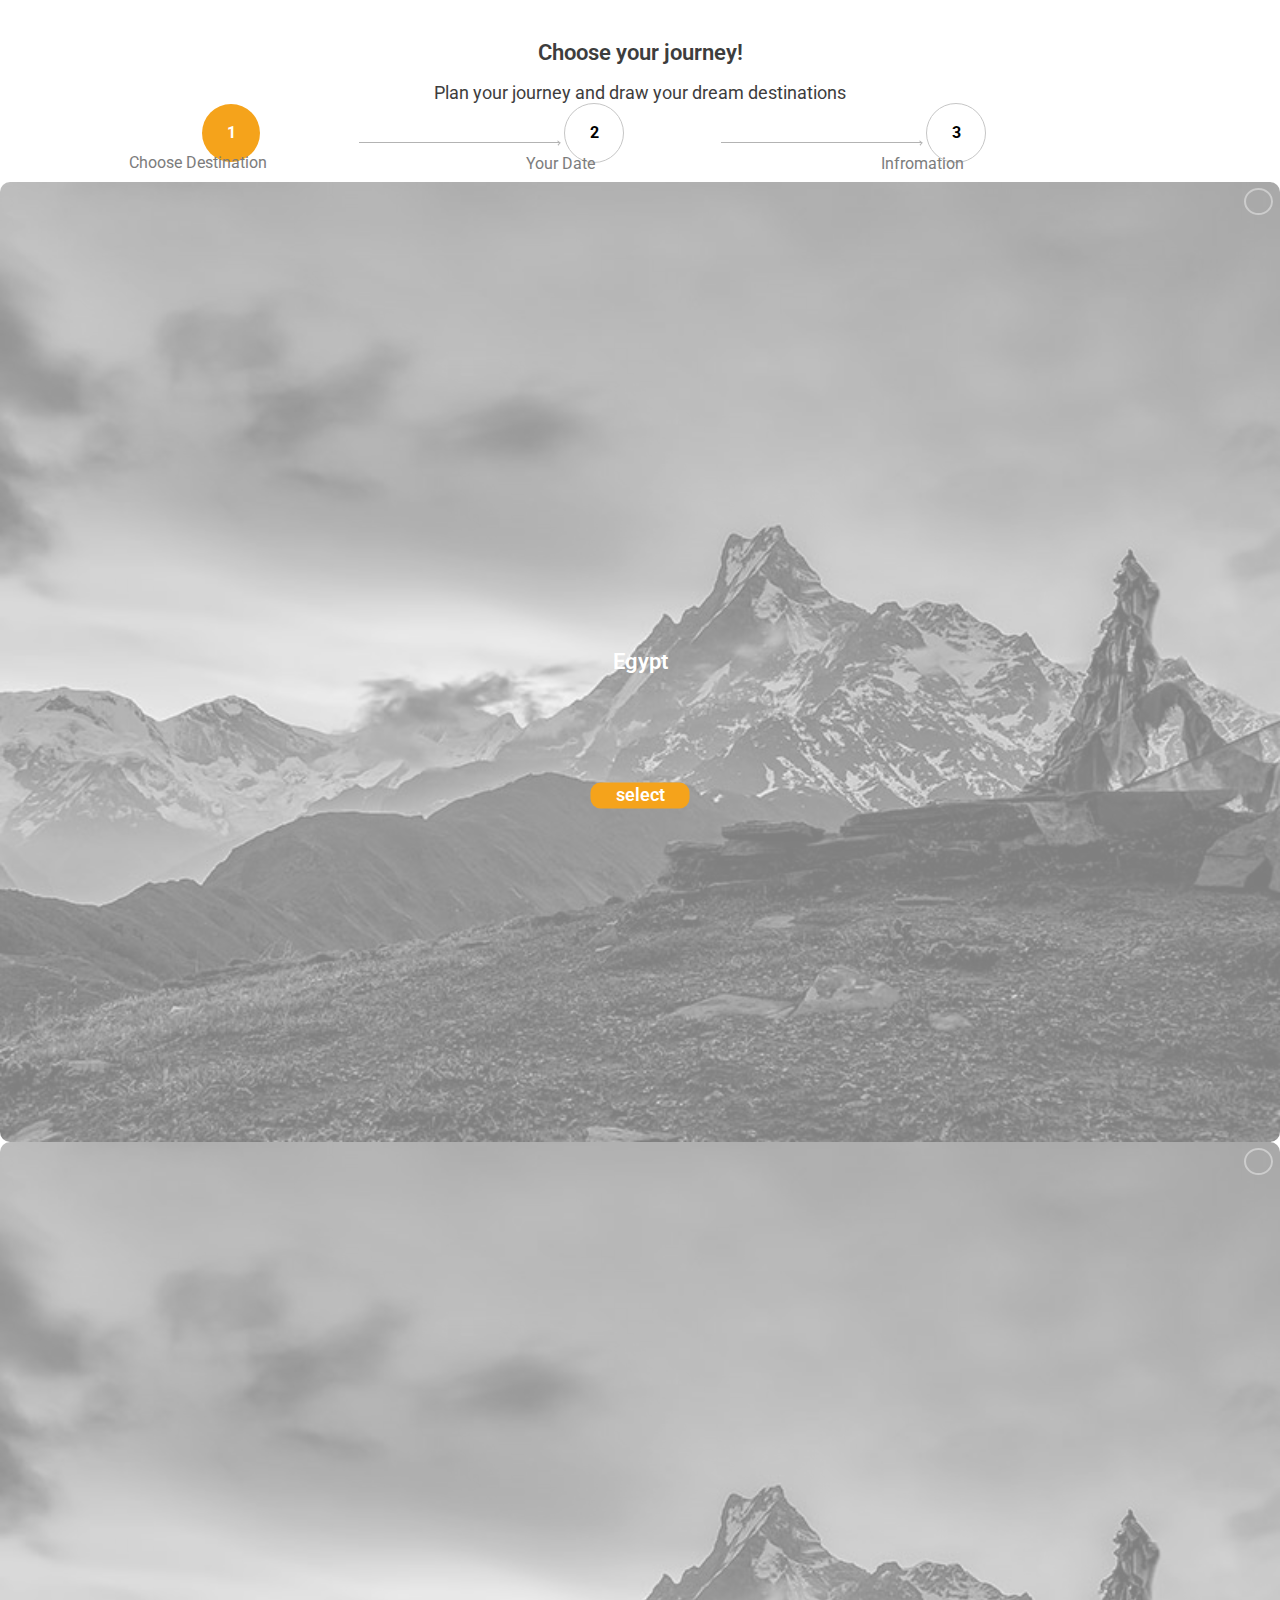
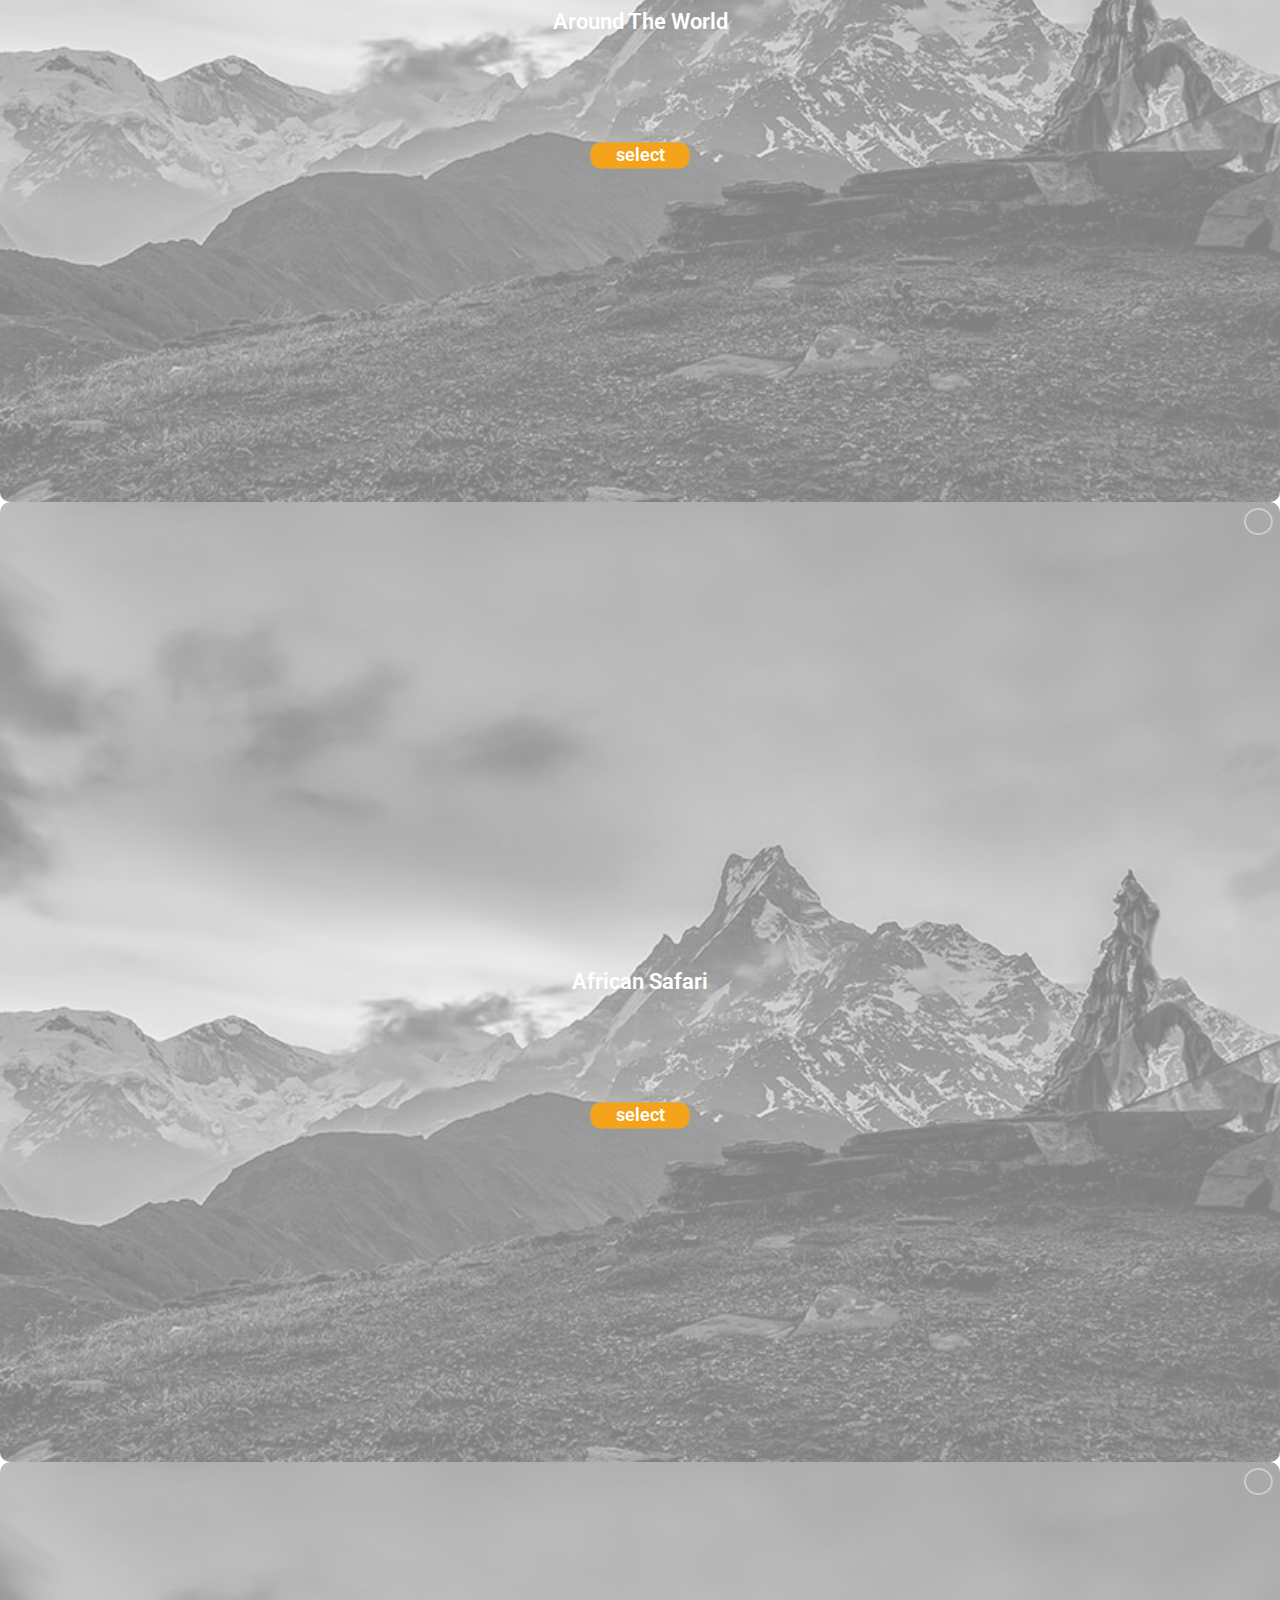
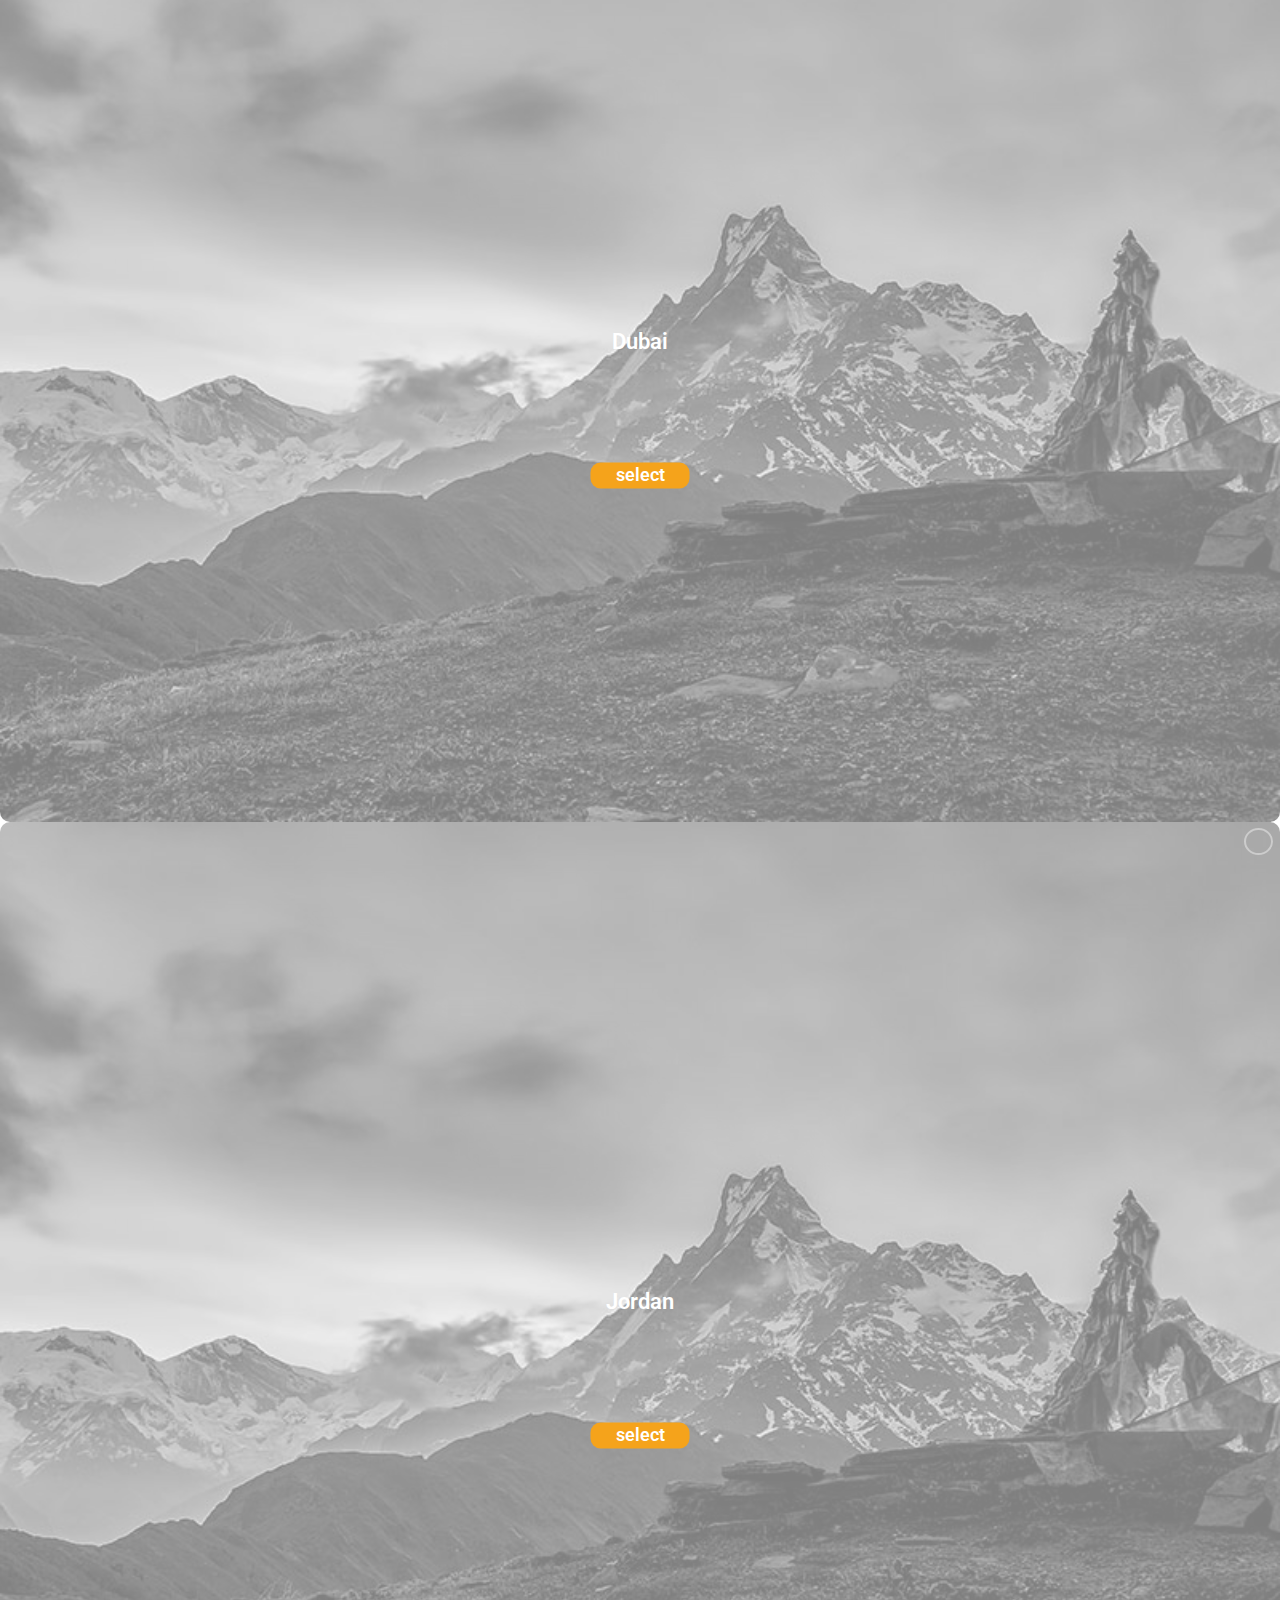
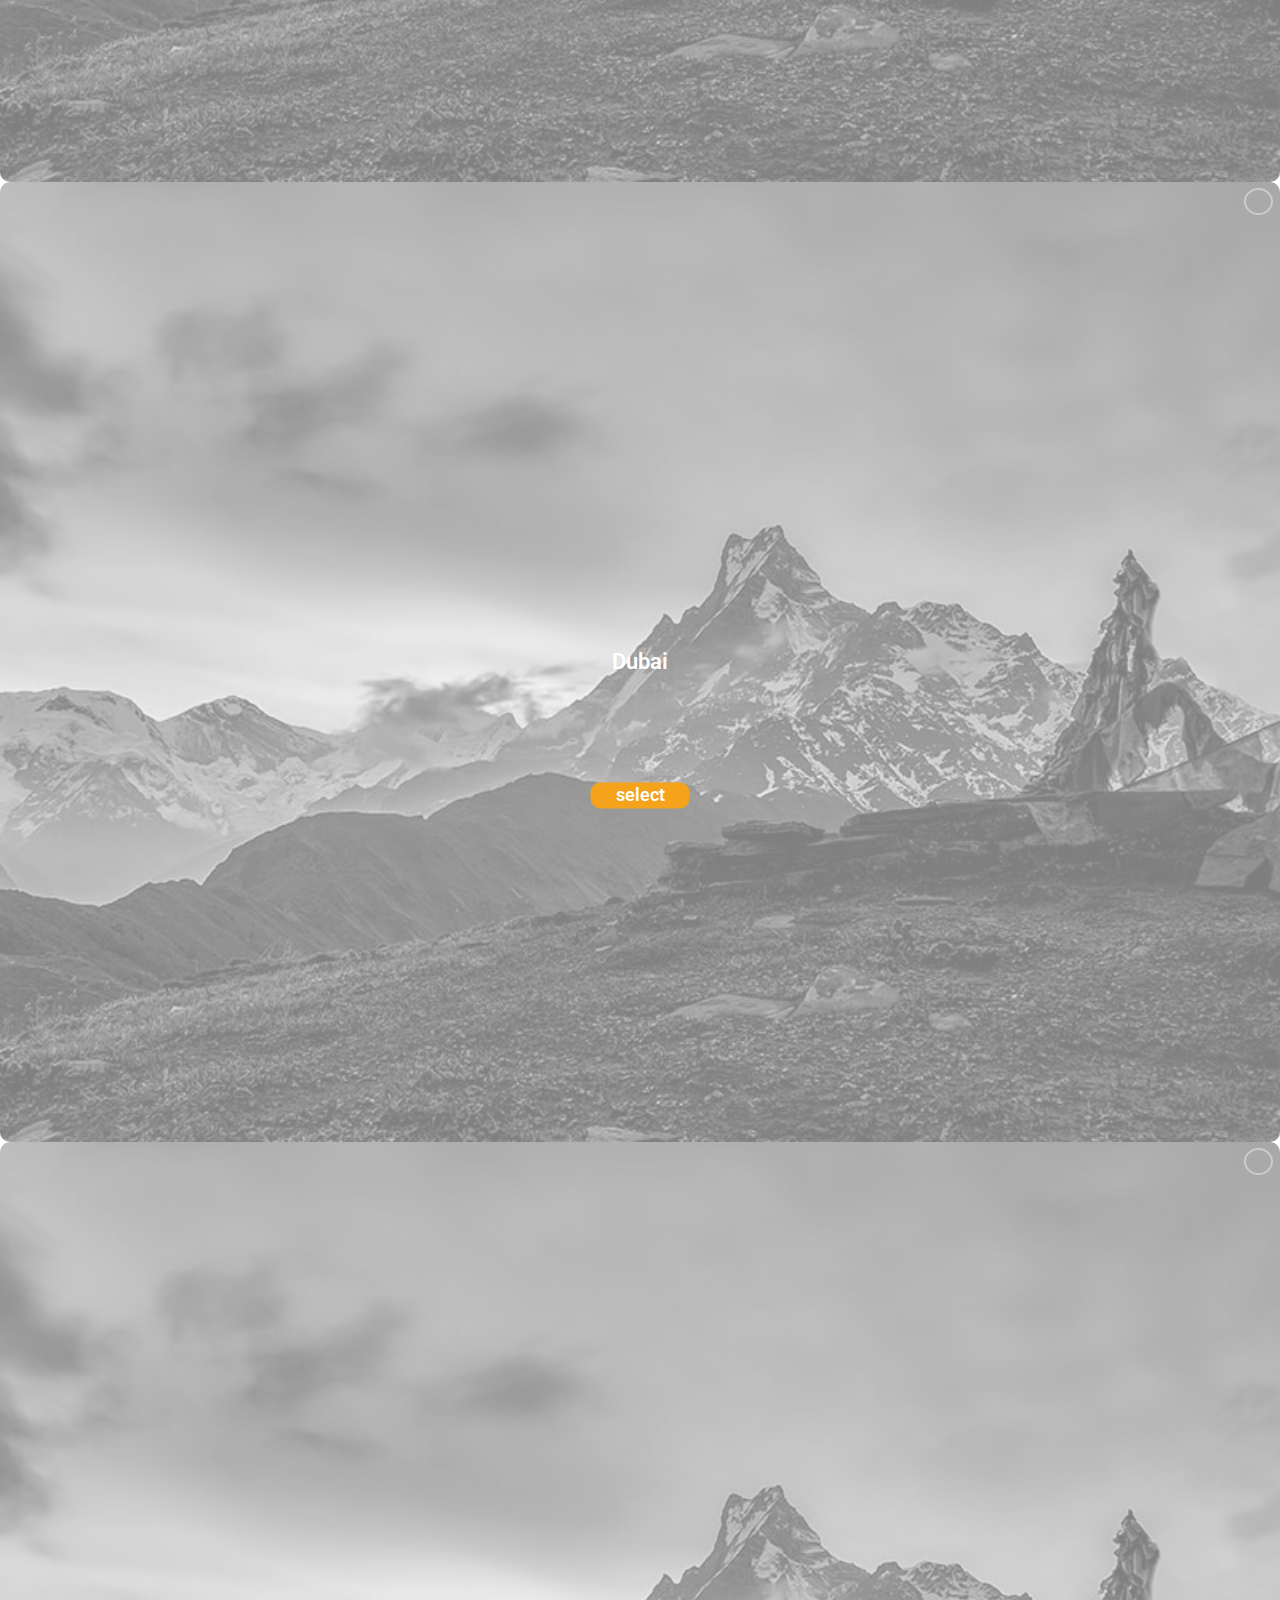
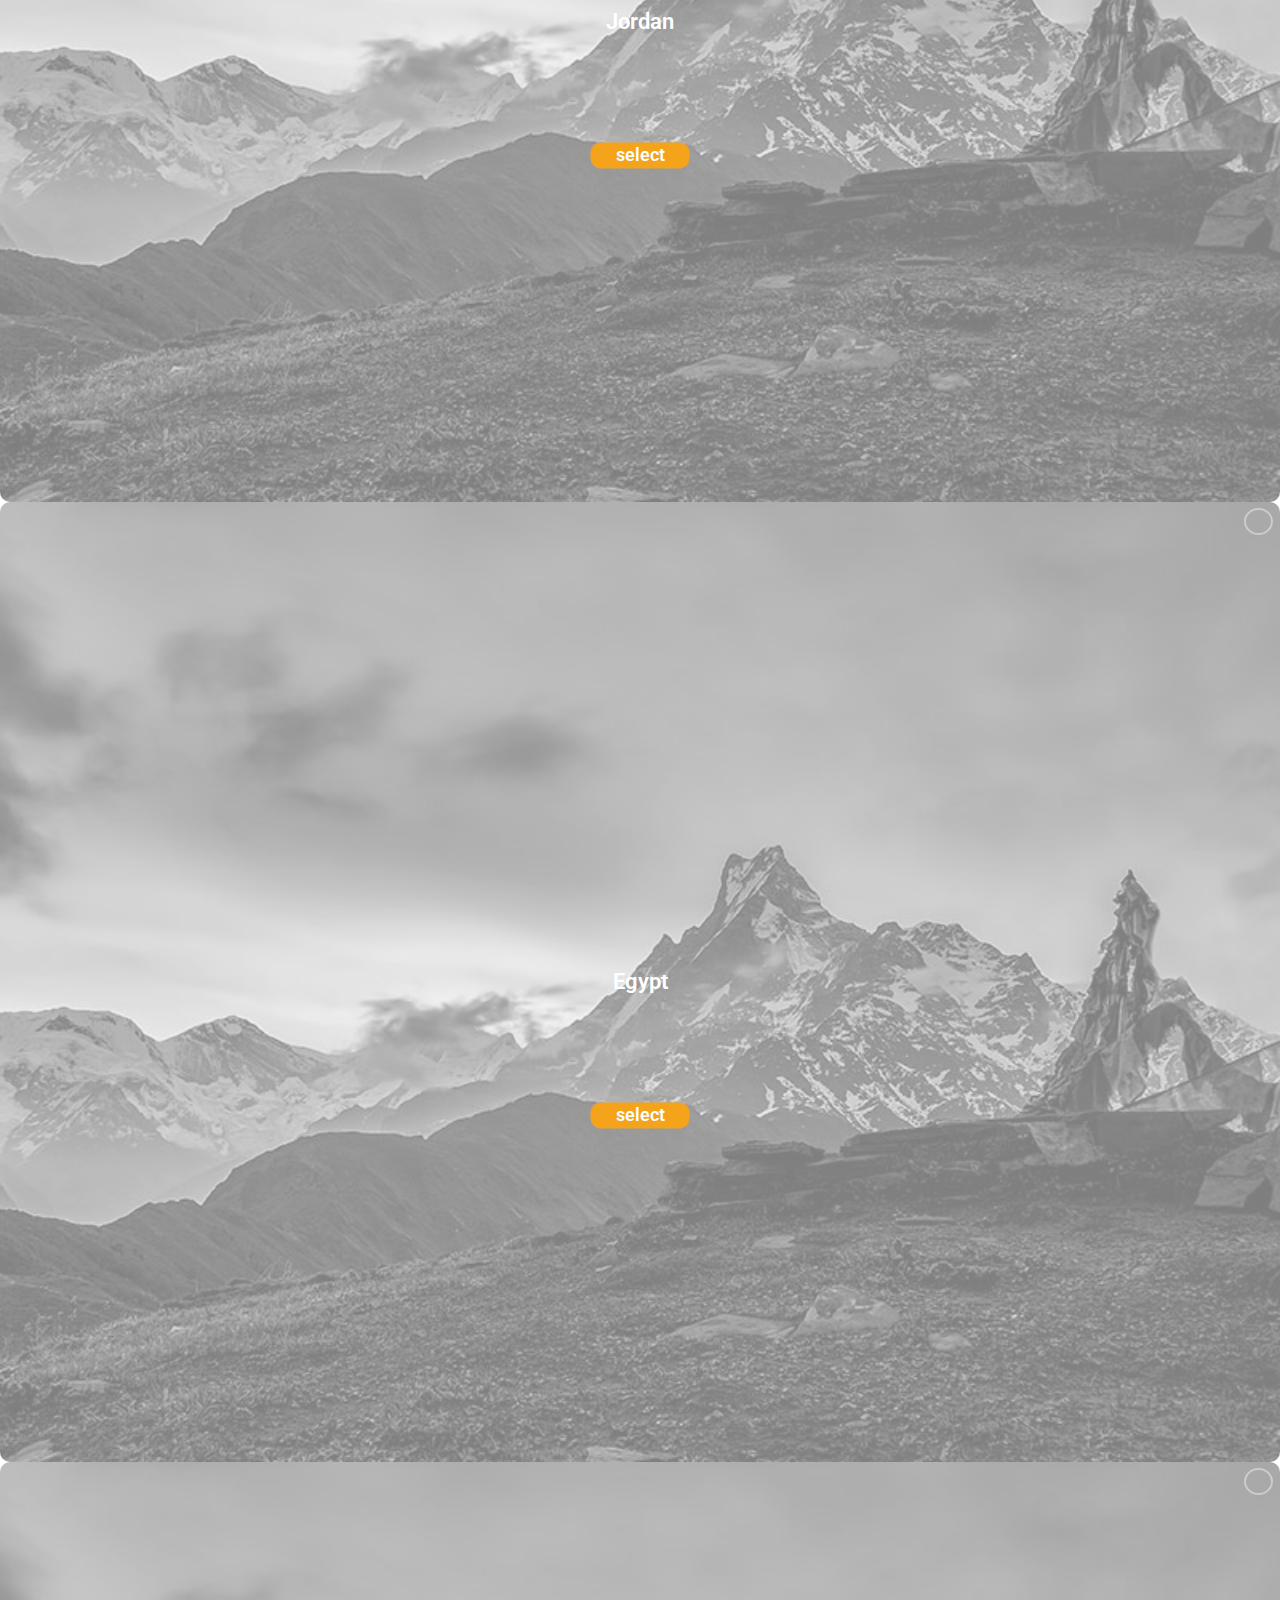
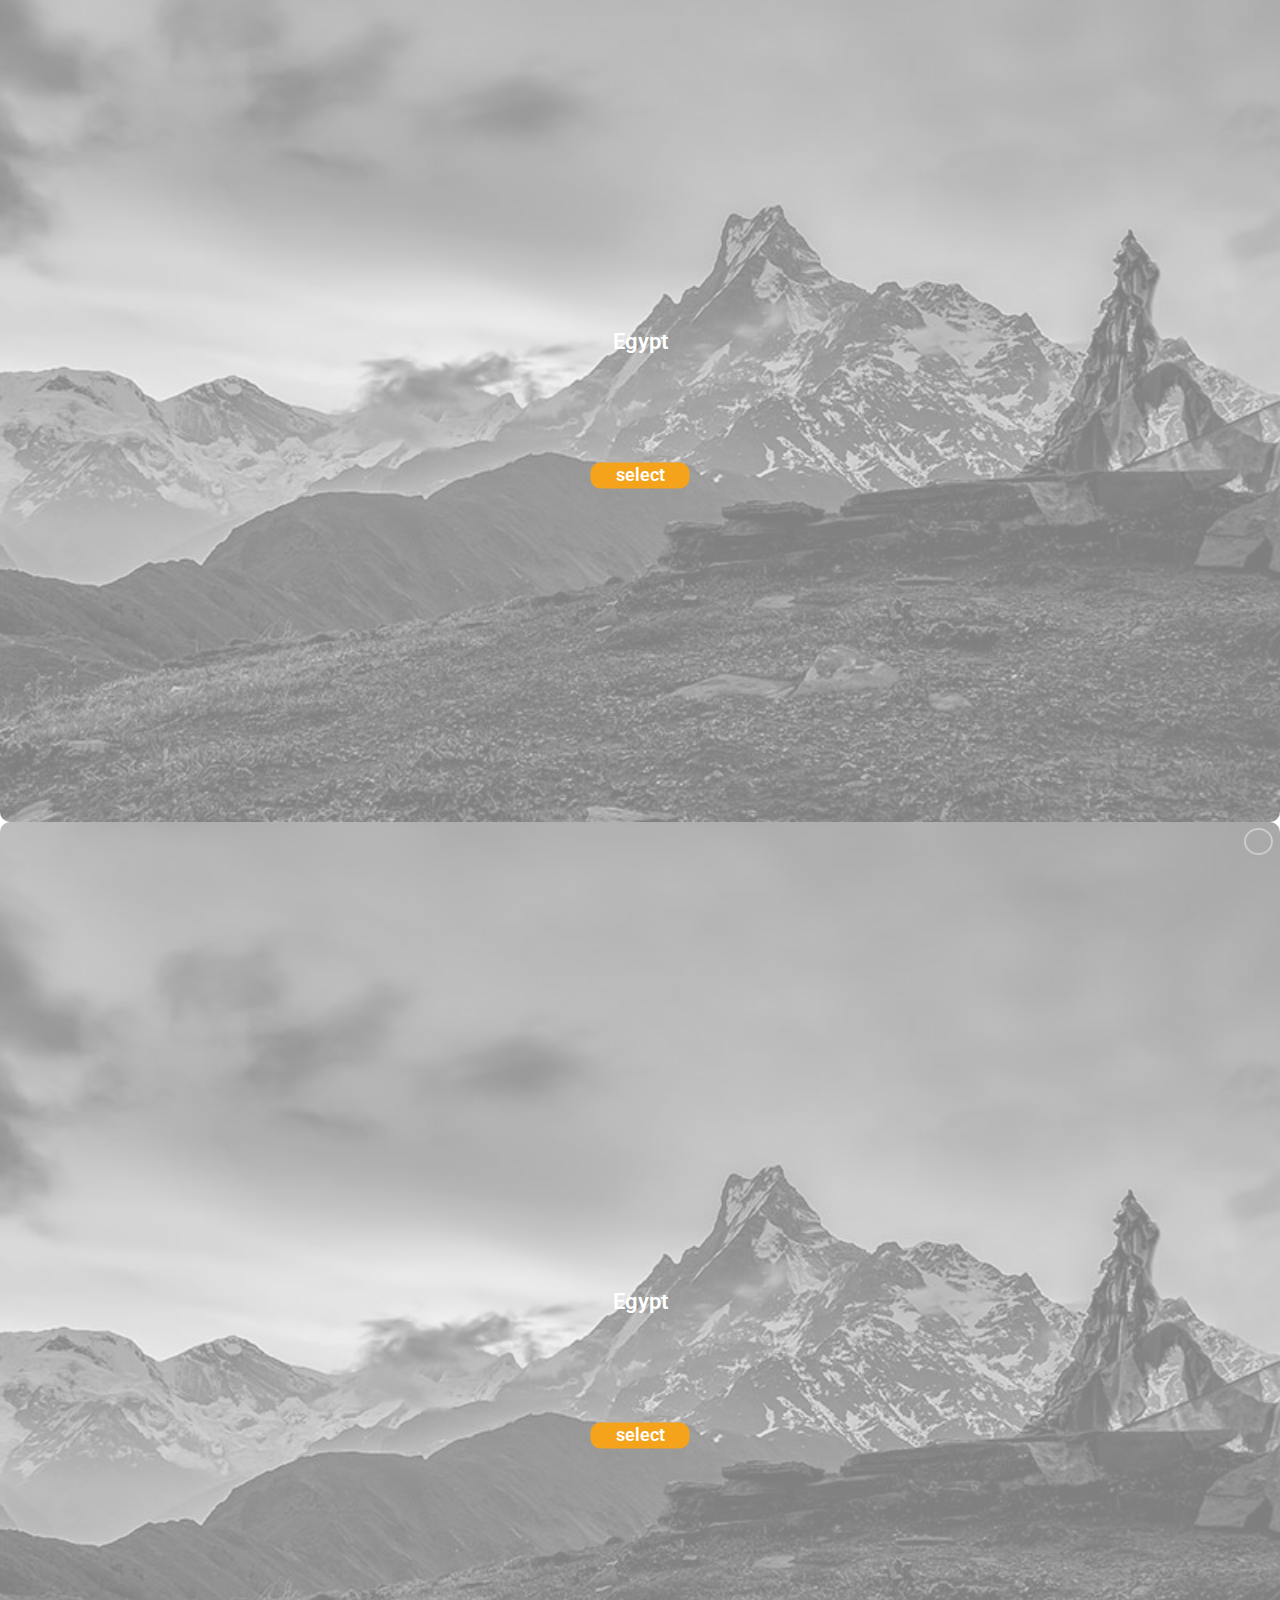
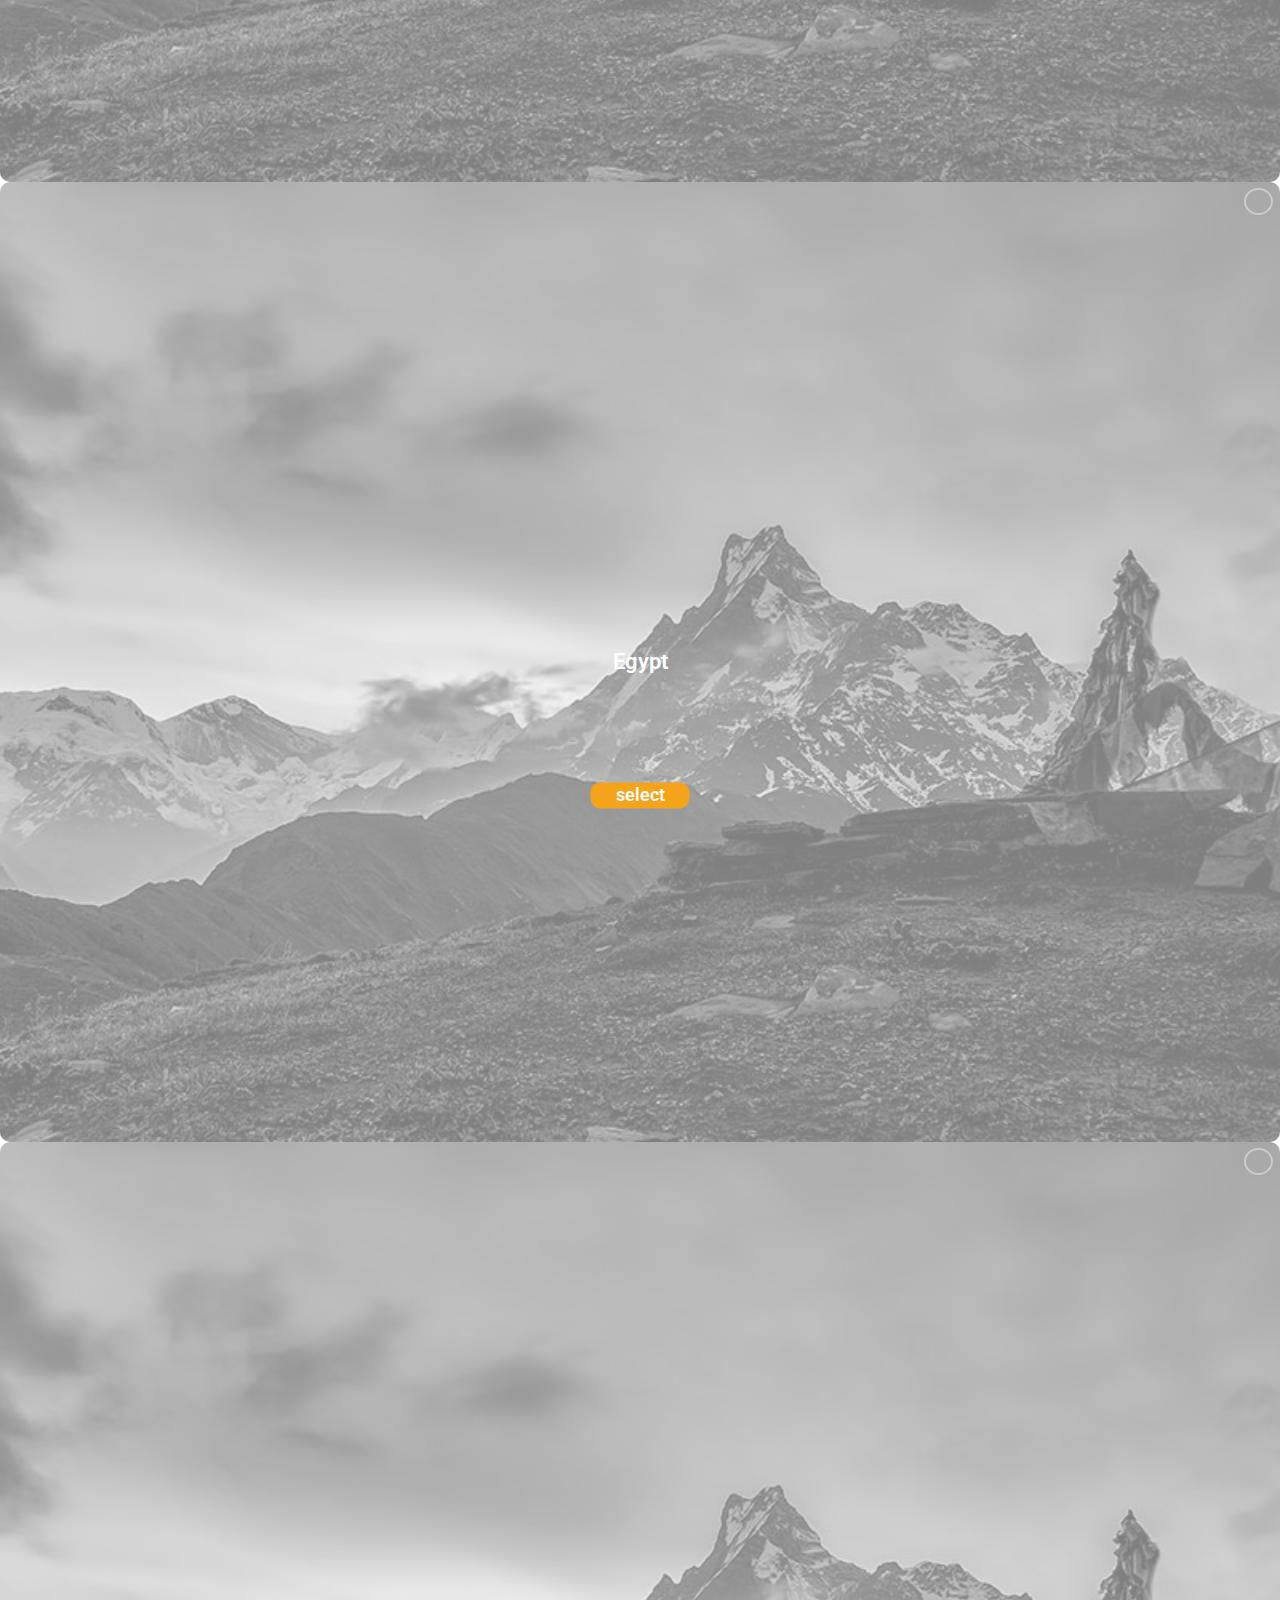
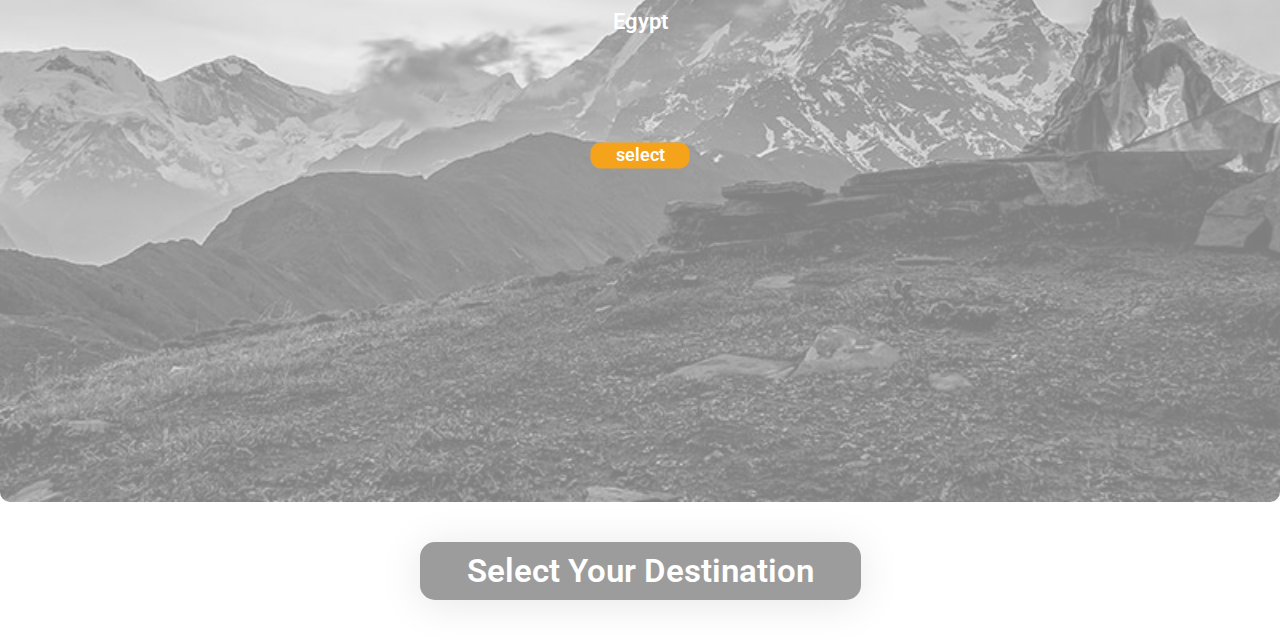
<file: index.html>
<!DOCTYPE html>
<html lang="en">
  <head>
    <meta charset="UTF-8" />
    <meta http-equiv="X-UA-Compatible" content="IE=edge" />
    <meta name="viewport" content="width=device-width, initial-scale=1.0" />
    <link
      href="https://cdn.jsdelivr.net/npm/bootstrap@5.0.2/dist/css/bootstrap.min.css"
      rel="stylesheet"
      integrity="sha384-EVSTQN3/azprG1Anm3QDgpJLIm9Nao0Yz1ztcQTwFspd3yD65VohhpuuCOmLASjC"
      crossorigin="anonymous"
    />
    <script
      src="https://cdn.jsdelivr.net/npm/bootstrap@5.0.2/dist/js/bootstrap.bundle.min.js"
      integrity="sha384-MrcW6ZMFYlzcLA8Nl+NtUVF0sA7MsXsP1UyJoMp4YLEuNSfAP+JcXn/tWtIaxVXM"
      crossorigin="anonymous"
    ></script>
    <link rel="stylesheet" href="./style.css" />
    <title>Document</title>
  </head>
  <body>
    <!-- header content -->
    <div class="header_content">
      <h1 class="header_section">Choose your journey!</h1>
      <p class="desc-contant">
        Plan your journey and draw your dream destinations
      </p>
    </div>
    <!-- steps -->
    <div class="container mt-3 mb-5">
      <div class="steps">
        <div class="singilStep position-relative">
          <span class="step active">1</span>
          <div class="text-Step position-absolute">Choose Destination</div>
        </div>
        <div class="stepLine"></div>
        <div class="singilStep position-relative">
          <span class="step">2</span>
          <div class="text-Step position-absolute">Your Date</div>
        </div>
        <div class="stepLine"></div>
        <div class="singilStep position-relative">
          <span class="step">3</span>
          <div class="text-Step position-absolute">Infromation</div>
        </div>
      </div>
      <!-- content steps -->
      <!-- <div class="stepsContent">
        <div class="stepContent">your destination</div>
        <div class="stepContent">your date</div>
        <div class="stepContent">information</div>
      </div> -->
    </div>
    <!-- layout card  -->
    <div class="container mt-3 mb-5 pb-5">
      <div class="row g-3 cardContainer">
        <div class="col-6 col-md-2">
          <div class="card">
            <!-- image -->
            <div class="imageContainer">
              <img class="imageCard" src="./image1.jpg" alt="" />
            </div>
            <div class="cardContent">Egypt</div>
            <div class="cardSlected">select</div>
            <!-- chack box -->
            <div class="checkbox-animate">
              <label>
                <input type="checkbox" name="check" />
                <span class="input-check"></span>
              </label>
            </div>
          </div>
        </div>
        <div class="col-6 col-md-2">
          <div class="card">
            <!-- image -->
            <div class="imageContainer">
              <img class="imageCard" src="./image1.jpg" alt="" />
            </div>
            <div class="cardContent">Around The World</div>
            <div class="cardSlected">select</div>
            <!-- chack box -->
            <div class="checkbox-animate">
              <label>
                <input type="checkbox" name="check" />
                <span class="input-check"></span>
              </label>
            </div>
          </div>
        </div>
        <div class="col-6 col-md-2">
          <div class="card">
            <!-- image -->
            <div class="imageContainer">
              <img class="imageCard" src="./image1.jpg" alt="" />
            </div>
            <div class="cardContent">African Safari</div>
            <div class="cardSlected">select</div>
            <!-- chack box -->
            <div class="checkbox-animate">
              <label>
                <input type="checkbox" name="check" />
                <span class="input-check"></span>
              </label>
            </div>
          </div>
        </div>
        <div class="col-6 col-md-2">
          <div class="card">
            <!-- image -->
            <div class="imageContainer">
              <img class="imageCard" src="./image1.jpg" alt="" />
            </div>
            <div class="cardContent">Dubai</div>
            <div class="cardSlected">select</div>
            <!-- chack box -->
            <div class="checkbox-animate">
              <label>
                <input type="checkbox" name="check" />
                <span class="input-check"></span>
              </label>
            </div>
          </div>
        </div>
        <div class="col-6 col-md-2">
          <div class="card">
            <!-- image -->
            <div class="imageContainer">
              <img class="imageCard" src="./image1.jpg" alt="" />
            </div>
            <div class="cardContent">Jordan</div>
            <div class="cardSlected">select</div>
            <!-- chack box -->
            <div class="checkbox-animate">
              <label>
                <input type="checkbox" name="check" />
                <span class="input-check"></span>
              </label>
            </div>
          </div>
        </div>
        <div class="col-6 col-md-2">
          <div class="card">
            <!-- image -->
            <div class="imageContainer">
              <img class="imageCard" src="./image1.jpg" alt="" />
            </div>
            <div class="cardContent">Dubai</div>
            <div class="cardSlected">select</div>
            <!-- chack box -->
            <div class="checkbox-animate">
              <label>
                <input type="checkbox" name="check" />
                <span class="input-check"></span>
              </label>
            </div>
          </div>
        </div>
        <div class="col-6 col-md-2">
          <div class="card">
            <!-- image -->
            <div class="imageContainer">
              <img class="imageCard" src="./image1.jpg" alt="" />
            </div>
            <div class="cardContent">Jordan</div>
            <div class="cardSlected">select</div>
            <!-- chack box -->
            <div class="checkbox-animate">
              <label>
                <input type="checkbox" name="check" />
                <span class="input-check"></span>
              </label>
            </div>
          </div>
        </div>
        <div class="col-6 col-md-2">
          <div class="card">
            <!-- image -->
            <div class="imageContainer">
              <img class="imageCard" src="./image1.jpg" alt="" />
            </div>
            <div class="cardContent">Egypt</div>
            <div class="cardSlected">select</div>
            <!-- chack box -->
            <div class="checkbox-animate">
              <label>
                <input type="checkbox" name="check" />
                <span class="input-check"></span>
              </label>
            </div>
          </div>
        </div>
        <div class="col-6 col-md-2">
          <div class="card">
            <!-- image -->
            <div class="imageContainer">
              <img class="imageCard" src="./image1.jpg" alt="" />
            </div>
            <div class="cardContent">Egypt</div>
            <div class="cardSlected">select</div>
            <!-- chack box -->
            <div class="checkbox-animate">
              <label>
                <input type="checkbox" name="check" />
                <span class="input-check"></span>
              </label>
            </div>
          </div>
        </div>
        <div class="col-6 col-md-2">
          <div class="card">
            <!-- image -->
            <div class="imageContainer">
              <img class="imageCard" src="./image1.jpg" alt="" />
            </div>
            <div class="cardContent">Egypt</div>
            <div class="cardSlected">select</div>
            <!-- chack box -->
            <div class="checkbox-animate">
              <label>
                <input type="checkbox" name="check" />
                <span class="input-check"></span>
              </label>
            </div>
          </div>
        </div>
        <div class="col-6 col-md-2">
          <div class="card">
            <!-- image -->
            <div class="imageContainer">
              <img class="imageCard" src="./image1.jpg" alt="" />
            </div>
            <div class="cardContent">Egypt</div>
            <div class="cardSlected">select</div>
            <!-- chack box -->
            <div class="checkbox-animate">
              <label>
                <input type="checkbox" name="check" />
                <span class="input-check"></span>
              </label>
            </div>
          </div>
        </div>
        <div class="col-6 col-md-2">
          <div class="card">
            <!-- image -->
            <div class="imageContainer">
              <img class="imageCard" src="./image1.jpg" alt="" />
            </div>
            <div class="cardContent">Egypt</div>
            <div class="cardSlected">select</div>
            <!-- chack box -->
            <div class="checkbox-animate">
              <label>
                <input type="checkbox" name="check" />
                <span class="input-check"></span>
              </label>
            </div>
          </div>
        </div>
      </div>
      <div class="button_container">
        <button class="next_button">Select Your Destination</button>
      </div>
    </div>

    <script src="./main.js"></script>
    <script
      src="https://cdn.jsdelivr.net/npm/@popperjs/core@2.9.2/dist/umd/popper.min.js"
      integrity="sha384-IQsoLXl5PILFhosVNubq5LC7Qb9DXgDA9i+tQ8Zj3iwWAwPtgFTxbJ8NT4GN1R8p"
      crossorigin="anonymous"
    ></script>
    <script
      src="https://cdn.jsdelivr.net/npm/bootstrap@5.0.2/dist/js/bootstrap.min.js"
      integrity="sha384-cVKIPhGWiC2Al4u+LWgxfKTRIcfu0JTxR+EQDz/bgldoEyl4H0zUF0QKbrJ0EcQF"
      crossorigin="anonymous"
    ></script>
  </body>
</html>
</file>
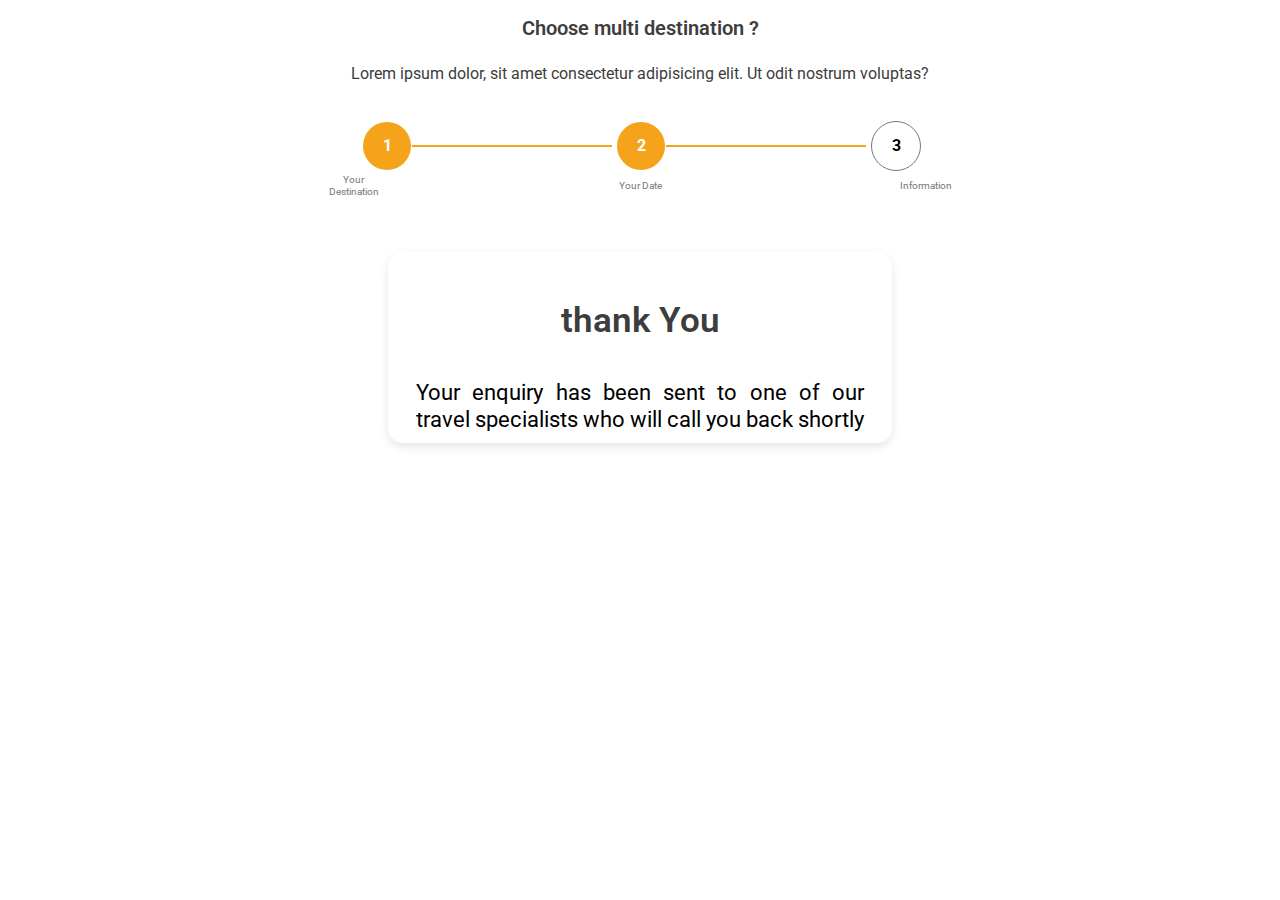
<file: thankYou/index.html>
<!DOCTYPE html>
<html lang="en">
<head>
    <meta charset="UTF-8">
    <meta http-equiv="X-UA-Compatible" content="IE=edge">
    <meta name="viewport" content="width=device-width, initial-scale=1.0">
    <link rel="stylesheet" href="./style.css">
    <title>thank you</title>
</head>
<body>
      <!-- header content -->
      <div class="header_content">
        <h1 class="header_section">Choose multi destination ?</h1>
        <p class="desc-contant">
          Lorem ipsum dolor, sit amet consectetur adipisicing elit. Ut odit
          nostrum voluptas?
        </p>
      </div>
      <!-- steps -->
      <div class="stepContainer">
        <div class="steps">
          <div class="step active">
            <span>1</span>
          </div>
          <div class="stepLine avtive"></div>
          <div class="step active">
            <span>2</span>
          </div>
          <div class="stepLine avtive"></div>
          <div class="step">
            <span>3</span>
          </div>
        </div>
        <!-- content steps -->
        <div class="stepsContent">
          <div class="stepContent">your destination</div>
          <div class="stepContent">your date</div>
          <div class="stepContent">information</div>
        </div>
      </div>
      <div class="container">
        <div class="layoutcontainer">
            <p class="thankHeader">
        thank You
            </p>
            <p class="thankContent">
                Your enquiry has been sent to one of our travel specialists who will call you back shortly
            </p>
        </div>
      </div>
</body>
</html>
</file>
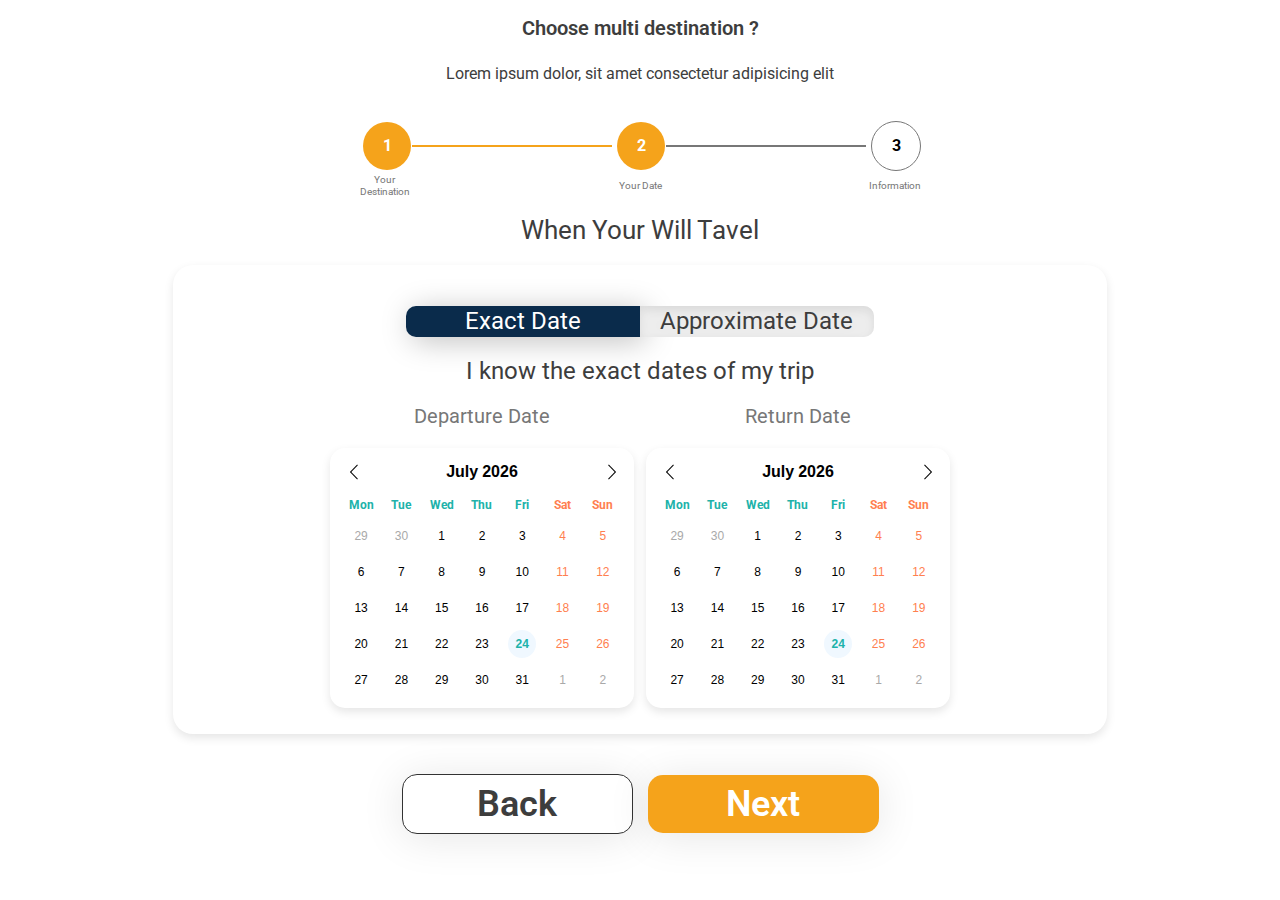
<file: calendar/calendar.html>
<!DOCTYPE html>
<html lang="en">
<head>
    <meta charset="UTF-8">
    <meta http-equiv="X-UA-Compatible" content="IE=edge">
    <meta name="viewport" content="width=device-width, initial-scale=1.0">
    <link rel="stylesheet" href="./style.css">
      <head>
    <!-- Plugin CSS -->
    <link href="./vanilla-calendar.min.css" rel="stylesheet">
    <!-- Plugin JS -->
    <script src="./vanilla-calendar.min.js" defer></script>
    <title>calendar</title>
</head>
<body>
    <!-- header content -->
    <div class="header_content">
      <h1 class="header_section">Choose multi destination ?</h1>
      <p class="desc-contant">
        Lorem ipsum dolor, sit amet consectetur adipisicing elit
      </p>
    </div>
    <!-- steps -->
    <div class="stepContainer">
      <div class="steps">
        <div class="step active">
          <span>1</span>
        </div>
        <div class="stepLine avtive"></div>
        <div class="step active">
          <span>2</span>
        </div>
        <div class="stepLine"></div>
        <div class="step">
          <span>3</span>
        </div>
      </div>
      <!-- content steps -->
      <div class="stepsContent">
        <div class="stepContent">your destination</div>
        <div class="stepContent">your date</div>
        <div class="stepContent">information</div>
      </div>
    </div>
    <!-- date  -->
       <div class="calendarCaontainer">
          <p class="headerCalendar"> when your will tavel</p>
        <div class="cover">
          <div class="tabsCalender">
            <div class="ExactDate active" > Exact Date </div>
            <div class="Approximate" >Approximate Date</div>
          </div>
          <!-- Exact Date -->
          <p class="selectType" > I know the exact dates of my trip</p>
        <div class="containnerDate open">
               <div class="card_departure">
                <p class="header_date">Departure date</p>
               <div id="departure" class="card_date" ></div>
               </div>
               <div class="card_return">
                <p class="header_date">Return date</p>
    
                   <div id="return" class="card_date" ></div>
               </div>
              
        </div>
        <!-- Approximate -->
        <div class="approximteCantainer">
          <p   >which month ?</p>
          <!-- month -->
          <div class="monthContainer">
            <ul class="months">
              <li class="singilMonth" >
                   january     
              </li>
              <li class="singilMonth" >
                   february     
              </li>
              <li class="singilMonth" >
                   march
              </li>
              <li class="singilMonth" >
                   april   
              </li>
              <li class="singilMonth" >
                   june   
              </li>
              <li class="singilMonth" >
                   july    
              </li>
              <li class="singilMonth" >
                   August    
              </li>
              <li class="singilMonth" >
                   october  
              </li>
              <li class="singilMonth" >
                   November 
              </li>
            </ul>
          </div>
          <!-- approximte -->
          <p   >how long (approx) ?</p>
          <div class="approxCaontainer">
            <ul class="approxmite"  > 
              <li class="singleApprox">
                1 week
              </li>
              <li class="singleApprox">
                Give me a suggestion
              </li>
              <li class="singleApprox">
                2 weeks
              </li>
              <li class="singleApprox">
                Less than a week
              </li>
              <li class="singleApprox">
                 Lorem, ipsum.  
              </li>
              <li class="singleApprox">
                 Lorem, ipsum.  
              </li>
            </ul>
          </div>
        </div>
        </div>

       </div>
    <div class="button_container">
        <button class="next_button Back"> <a  style="text-decoration: none;  color:#3D3D3D ;  " href="../index.html"> Back</a> </button>
        <button class="next_button"><a  style="text-decoration: none; color:#FFFFFF ;   " href="../forminfo//fonmIfon.html">Next</a></button>
    </div>
   
    <script src="./calendar.js"></script>
  </body>
</html>
</file>
<file: style.css>
@import url("https://fonts.googleapis.com/css2?family=Roboto&display=swap");

body {
  font-family: "Roboto", sans-serif;
}

/* normliz */

html {
  line-height: 1.15; /* 1 */
  -webkit-text-size-adjust: 100%; /* 2 */
}
body {
  margin: 0;
}
h1 {
  font-size: 2em;
  margin: 0;
}

/* header contants */
.header_content {
  display: flex;
  flex-direction: column;
  align-items: center;
  justify-content: center;
}
.header_section {
  font-family: "Roboto";
  font-style: normal;
  font-weight: 600;
  font-size: 17px;
  line-height: 20px;
  text-align: center;
  color: #3d3d3d;
  margin-top: 40px;
}
.desc-contant {
  font-family: "Roboto";
  font-style: normal;
  font-weight: 400;
  font-size: 14px;
  line-height: 16px;
  text-align: center;
  margin: 0 0;
  color: #3d3d3d;
  margin-top: 16px;
}
/* steps */
.stepContainer {
  width: 60%;
  margin: 0 auto;
  padding-top: 30px;
}
.steps {
  display: flex;
  gap: 1px;
  align-items: center;
  justify-content: center;
  flex-wrap: nowrap;
}
.stepLine {
  height: 1.5px;
  background-color: #b3b3b3;
  width: 50px;
  position: relative;
}
.stepLine::before {
  content: "";
  right: 0;
  top: -1.1px;
  position: absolute;
  height: 1.5px;
  width: 1.5px;
  border: 1.5px solid;
  border-color: #b3b3b3 #b3b3b3 transparent transparent;
  transform: rotate(40deg);
}

.step {
  width: 30px;
  height: 30px;
  border: 0.5px solid #c6c6c6;
  border-radius: 50%;
  padding: 9px;
  display: flex;
  justify-content: center;
  align-items: center;
  margin-left: 4px;
}
.step.active {
  background-color: #f5a31b;
  color: white;
  border: 0;
}
/* step content */
.stepsContent {
  display: flex;
  gap: 16%;
  align-items: center;
  justify-content: center;

  padding-top: 3px;
}
.stepContent {
  color: #777;
  width: 71px;
  font-size: 10px;
  text-align: center;
  text-transform: capitalize;
}
.text-Step {
  top: 161%;
  left: 50%;
  transform: translate(-50%, -50%);
  font-family: "Roboto";
  font-style: normal;
  font-weight: 400;
  font-size: 12px;
  line-height: 14px;
  text-align: center;
  color: #7c7c7c;
}
/* layout  */
.containerLayout {
  width: 90%;
  margin: 0 auto;
  padding-top: 30px;
}
.cardContainer {
}
.card {
  width: 100%;
  cursor: pointer;
  position: relative;
  border-radius: 10px 10px 10px 10px;
  overflow: hidden;
  transition: 0.2s;
}
.cardSlected {
  display: none;
  font-weight: 600;
}
.card.active {
  outline: 4px solid #f5a31b;
}
.imageContainer {
  width: 100%;
  display: flex;
  justify-content: center;
  align-items: center;
}
.imageCard {
  width: 100%;
  height: auto;
  -webkit-filter: grayscale(100%); /* Safari 6.0 - 9.0 */
  filter: grayscale(100%);
  opacity: 0.5;
  transition: 0.2s;
}
.card.active .imageCard {
  -webkit-filter: grayscale(0%); /* Safari 6.0 - 9.0 */
  filter: grayscale(0%);
  opacity: 1;
}
.cardContent {
  position: absolute;
  top: 50%;
  left: 50%;
  transform: translate(-50%, -50%);
  color: white;
  font-size: 21px;
  transition: 0.2s;
  font-weight: 600;
}
/* chack box style */
.checkbox-animate {
  display: flex;
  justify-content: center;
  align-items: center;
  font-size: 16px;
  position: absolute;
  top: 0;
  right: 0;
}
.checkbox-animate label {
  cursor: pointer;
  position: relative;
}
.checkbox-animate label input {
  opacity: 0;
  position: absolute;
  left: 0;
  top: 0;
  z-index: -1;
}
.input-check {
  display: inline-block;
  width: 25px;
  height: 23px;
  border-radius: 50%;
  border: 2px solid #ccc;
  position: relative;
  top: 6px;
  margin-right: 7px;
  transition: 0.4s;
}
.input-check::before {
  content: "";
  display: inline-block;
  width: 15px;
  height: 6px;
  border-bottom: 4px solid #fff;
  border-left: 4px solid #fff;
  transform: scale(0) rotate(-45deg);
  position: absolute;
  top: 6px;
  left: 4px;
  transition: 0.4s;
}

.checkbox-animate label input:checked ~ .input-check {
  background-color: #f5a31b;
  border-color: #f5a31b;
  animation-name: input-animate;
  animation-duration: 0.7s;
}

.checkbox-animate label input:checked ~ .input-check::before {
  transform: scale(1) rotate(-45deg);
  animation-name: input-check;
  animation-duration: 0.2s;
  animation-delay: 0.3s;
}

@keyframes input-animate {
  0% {
    transform: scale(1);
  }
  40% {
    transform: scale(1.3, 0.7);
  }
  55% {
    transform: scale(1);
  }
  70% {
    transform: scale(1.2, 0.8);
  }
  80% {
    transform: scale(1);
  }
  90% {
    transform: scale(1.1, 0.9);
  }
  100% {
    transform: scale(1);
  }
}

@keyframes input-check {
  0% {
    transform: scale(0) rotate(-45deg);
  }
  100% {
    transform: scale(1) rotate(-45deg);
  }
}

/* button next */
.button_container {
  display: flex;
  align-items: center;
  justify-content: center;
  padding-top: 40px;
  padding-bottom: 40px;
}
.next_button {
  outline: none;
  border: 0;
  width: 441px;
  background: #9c9c9c;
  box-shadow: 0px 4px 43px rgb(0 0 0 / 10%);
  border-radius: 15px;
  font-family: "Roboto";
  font-style: normal;
  font-weight: 600;
  font-size: 33px;
  line-height: 56px;
  cursor: pointer;
  color: #ffffff;
  transition: 0.4s;
  cursor: not-allowed;
}
.next_button.active {
  background: #f5a31b;
  cursor: pointer;
}
.next_button:hover {
  transform: scale(0.9);
}

/* media  responsev*/
@media only screen and (min-width: 768px) {
  .card {
    /* width: 13.3%; */
  }
  .cardContent {
    font-weight: 600;
    font-size: 22px;
    line-height: 26px;
    width: 94%;
    display: flex;
    justify-content: center;
    align-items: center;
    text-align: center;
  }
  .stepLine {
    width: 200px;
  }
  .step {
    width: 40px;
    height: 40px;
    font-weight: bold;
  }
  .stepsContent {
    gap: 24%;
  }
  .cardContent.active {
    transform: translate(-50%, -50%) !important;
  }
  .card:hover .cardContent {
    transform: translate(-50%, 258%);
  }
  .card:hover .imageCard {
    -webkit-filter: grayscale(0%); /* Safari 6.0 - 9.0 */
    filter: grayscale(0%);
    opacity: 1;
  }
  .cardSlected.active {
    transform: translate(-50%, 234%) !important;
  }
  .card:hover .cardSlected {
    transform: translate(-50%, -50%);
  }
  .header_section {
    font-weight: 600;
    font-size: 22px;
    line-height: 26px;
  }
  .cardSlected {
    position: absolute;
    top: 56%;
    left: 50%;
    transform: translate(-50%, 234%);
    color: white;
    font-size: 18px;
    transition: 0.2s;
    background: #f5a31b;
    border-radius: 10px;
    width: 12;
    padding: 3px 25px;
    display: block;
    transition: 0.2s;
  }
  .desc-contant {
    font-weight: 400;
    font-size: 18px;
    line-height: 21px;
  }
  .text-Step {
    font-weight: 400;
    font-size: 16px;
    line-height: 19px;
    width: 160px;
  }
}
@media only screen and (max-width: 768px) {
  /* button respons */
  .button_container {
    position: fixed;
    bottom: 0;
    left: 0;
    padding-top: 0;
    padding-bottom: 0;
    width: 100%;
  }
  .next_button {
    width: 90%;
    height: 80px;
    padding: 8px 20px;
    font-size: 26px;
    border-radius: 15px 15px 0 0;
  }
  .next_button:hover {
    transform: scale(1);
  }

  .twark {
    position: relative;
    animation-name: shake;
    animation-duration: 2s;
    animation-iteration-count: infinite;
    animation-timing-function: ease-in;
    cursor: pointer;
  }
  .twark:hover {
    animation-name: shakeAnim;
  }

  @keyframes shakeAnim {
    0% {
      left: 0;
    }
    1% {
      left: -3px;
    }
    2% {
      left: 5px;
    }
    3% {
      left: -8px;
    }
    4% {
      left: 8px;
    }
    5% {
      left: -5px;
    }
    6% {
      left: 3px;
    }
    7% {
      left: 0;
    }
  }
  @keyframes shake {
    0% {
      left: 0;
    }
    1% {
      left: -3px;
    }
    2% {
      left: 5px;
    }
    3% {
      left: -8px;
    }
    4% {
      left: 8px;
    }
    5% {
      left: -5px;
    }
    6% {
      left: 3px;
    }
    7% {
      left: 0;
    }
  }

  .containerLayout {
    margin-bottom: 87px;
    width: auto;
  }
}
</file>
<file: thankYou/style.css>
@import url("https://fonts.googleapis.com/css2?family=Roboto&display=swap");

body {
  font-family: "Roboto", sans-serif;
}

/* normliz */
html {
  line-height: 1.15; /* 1 */
  -webkit-text-size-adjust: 100%; /* 2 */
}
body {
  margin: 0;
}
h1 {
  font-size: 2em;
  margin: 0;
}
.layoutContainer {
  background: #fafafa;
  box-shadow: 0px 4px 10px rgb(0 0 0 / 10%);
  border-radius: 20px;
  width: 68%;
  margin: 26px auto 0;
}

/* header contants */
.header_content {
  display: flex;
  flex-direction: column;
  align-items: center;
  justify-content: center;
}
.header_section {
  font-family: "Roboto";
  font-style: normal;
  font-weight: 600;
  font-size: 20px;
  line-height: 56px;
  text-align: center;
  color: #3d3d3d;
}
.desc-contant {
  font-family: "Roboto";
  font-style: normal;
  font-weight: 400;
  font-size: 16px;
  line-height: 35px;
  text-align: center;
  margin: 0 0;
  color: #3d3d3d;
}
/* steps */
.stepContainer {
  width: 70%;
  margin: 0 auto;
  padding-top: 30px;
}
.steps {
  display: flex;
  gap: 1px;
  align-items: center;
  justify-content: center;
  flex-wrap: nowrap;
}
.stepLine {
  height:1.5px;
  background-color: #777;
  width: 50px;
}
.stepLine.avtive {
  background-color: #f5a31b;
}
.step {
  width: 30px;
  height: 30px;
  border: 1px solid #777;
  border-radius: 50%;
  padding: 9px;
  display: flex;
  justify-content: center;
  align-items: center;
  margin-left: 4px;
}
.step.active {
  background-color: #f5a31b;
  color: white;
  border: 0;
}
/* step content */
.stepsContent {
  display: flex;
  gap: 16%;
  align-items: center;
  justify-content: center;
  padding-top: 3px;
}
.stepContent {
  color: #777;
  width: 71px;
  font-size: 10px;
  text-align: center;
  text-transform: capitalize;

}
/* layout thank you  */
.container {
  width: 70%;
  margin: 0 auto;
  padding-top: 55px;
}
.layoutcontainer {
  width: 50%;
  margin: auto;
  background: #ffffff;
  box-shadow: 0px 4px 10px rgb(0 0 0 / 10%);
  border-radius: 15px;
  padding: 10px 28px;
}
.thankHeader {
  font-family: "Roboto";
  font-style: normal;
  font-weight: 600;
  font-size: 35px;
  line-height: 47px;
  text-align: center;
  color: #3d3d3d;
}
.thankContent {
  font-family: "Roboto";
  font-style: normal;
  font-weight: 400;
  font-size: 22px;
  line-height: 123.69%;
  text-align: justify;
  color: #000000;
  margin: 0;
}
/* steps responsev */
@media only screen and (min-width: 768px) {
  .card {
    width: 14%;
  }
  .cardContent {
    font-size: 29px;
  }
  .stepLine {
    width: 200px;
  }
  .step {
    width: 30px;
    height: 30px;
    font-weight: bold;
  }
  .stepsContent {
    gap: 24%;
  }
}
/* media  responsev*/
@media only screen and (max-width: 768px) {
  .container {
    width: 99%;
  }
  .layoutcontainer {
    width: 75%;
    border: 0.5px solid #f5a31b;
  }
  .thankHeader {
    font-size: 30.1411px;
    line-height: 35px;
  }
  .thankContent {
    font-size: 24.8221px;
    line-height: 40px;
  }
}
</file>
<file: calendar/style.css>
@import url("https://fonts.googleapis.com/css2?family=Roboto&display=swap");

body {
  font-family: "Roboto", sans-serif;
}

/* normliz */
html {
  line-height: 1.15; /* 1 */
  -webkit-text-size-adjust: 100%; /* 2 */
}
body {
  margin: 0;
}
h1 {
  font-size: 2em;
  margin: 0;
}

/* header contants */
.header_content {
  display: flex;
  flex-direction: column;
  align-items: center;
  justify-content: center;
}
.header_section {
  font-family: "Roboto";
  font-style: normal;
  font-weight: 600;
  font-size: 20px;
  line-height: 56px;
  text-align: center;
  color: #3d3d3d;
}
.desc-contant {
  font-family: "Roboto";
  font-style: normal;
  font-weight: 400;
  font-size: 16px;
  line-height: 35px;
  text-align: center;
  margin: 0 0;
  color: #3d3d3d;
}
/* steps */
.stepContainer {
  width: 60%;
  margin: 0 auto;
  padding-top: 30px;
}
.steps {
  display: flex;
  gap: 1px;
  align-items: center;
  justify-content: center;
  flex-wrap: nowrap;
}
.stepLine {
  height:1.5px;
  background-color: #777;
  width: 50px;
}
.stepLine.avtive {
  background-color: #f5a31b;
}
.step {
  height: 30px;
  width: 30px;
  border: 1px solid #777;
  border-radius: 50%;
  padding: 9px;
  display: flex;
  justify-content: center;
  align-items: center;
  margin-left: 4px;
}
.step.active {
  background-color: #f5a31b;
  color: white;
  border: 0;
}
/* step content */
.stepsContent {
  display: flex;
  gap: 16%;
  align-items: center;
  justify-content: center;
  padding-top: 3px;
}
.stepContent {
  color: #777;
  width: 71px;
  font-size: 10px;
  text-align: center;
  text-transform: capitalize;

}
/* tabs clender */
.tabsCalender {
  width: 50%;
  margin: 0 auto;
  display: flex;
  justify-content: center;
  padding-top: 15px;
}
.ExactDate , .Approximate {
    background: #ebebeb;
    box-shadow: inset 0px 4px 30px rgb(255 255 255 / 25%), inset 0px 4px 10px rgb(0 0 0 / 10%);
    border-radius: 10px 0px 0px 10px;
    color: #3D3D3D;
    cursor: pointer;
    font-size: 24px;
    width: 50%;
    height: 31px;
    display: flex;
    align-items: center;
    justify-content: center;
}
.ExactDate.active {
  box-shadow: 5px 4px 30px rgb(0 0 0 / 25%);
  background: #0a2b4b;
  color: #FFFFFF;
}
.Approximate {
  background: #ebebeb;
  box-shadow: inset 0px 4px 30px rgba(255, 255, 255, 0.25),
    inset 0px 4px 10px rgba(0, 0, 0, 0.1);
  border-radius: 0 10px 10px 0;
  color: #3D3D3D;
  cursor: pointer;
  font-size: 24px;
}
.Approximate.active {
  box-shadow: 5px 4px 30px rgb(0 0 0 / 25%);
  background: #0a2b4b;
  color: #FFFFFF;

}
/* header calender */
.headerCalendar {
  margin: 0;
  text-align: center;
  font-size: 26px;
  font-weight: 400;
  padding: 19px 0;
  color: #3d3d3d;
text-transform: capitalize;
}
/* calender */
.cover{
  background: #FFFFFF;
  box-shadow: 0px 4px 10px rgb(0 0 0 / 10%);
  border-radius: 20px;
  width:  73%;
  margin: 0 auto;
  padding: 26px 0;
}
.selectType{
margin: 0;
text-align: center;
font-size: 24px;
color: #3d3d3d;
font-weight: 400;
padding: 21px 0 0 0;
}
.vanilla-calendar{
  border-radius: 15px !important;
}
/* Exact Date */
.containnerDate {
  gap: 12px;
  justify-content: center;
  width: 70%;
  margin: 0 auto;
  display: none;
  transition: 0.3s;
}
.containnerDate.open{
 display: flex;
}
.header_date {
  text-align: center;
  font-size: 20px;
  color: #777;
  text-transform: capitalize;
}
.card_date {
  box-shadow: 0px 4px 10px rgba(0, 0, 0, 0.1);
  border-radius: 15px;
}
/* approximate  */
.approximteCantainer{
  width: 65%;
  margin: 0 auto;
  display: none;
  flex-direction: column;
  transition: 0.3s;
}
.approximteCantainer.open{
  display: flex;
}
.approximteCantainer p{
  margin: 0;
  font-size: 25px;
  padding: 10px 0 10px 5px;
  color: #777;
  font-weight: 500;
  text-transform: capitalize;
}

.monthContainer{
  border: 1px solid #777;
  border-radius: 15px;
  width: 95%;
  margin: 0 auto;
}
.months{
  list-style: none;
  display: flex;
  gap: 37px;
  flex-wrap: wrap;
  align-items: center;
}
.singilMonth{
  font-size: 22px;
  font-weight: bold;
  color: #686767;
  width: 101px;
  text-align: center;
  cursor: pointer;
  text-transform: capitalize;
}
.singilMonth.avtive{
  color: #f5a31b;
}
.approxCaontainer{

}
.approxmite{
  list-style: none;
  display: flex;
  gap:13px;
  flex-wrap: wrap;
  align-items: center;
  padding-left:0 ;
}
.singleApprox{
  font-size: 22px;
  font-weight: bold;
  color: white;
  background: #9C9C9C;
  border-radius: 10px;
  padding: 7px 17px ;
  cursor: pointer;
}
.singleApprox.active{
  background: #f5a31b;
}
/* button next */
.button_container {
  display: flex;
  align-items: center;
  justify-content: center;
  padding-top: 40px;
  padding-bottom: 40px;
  gap: 15px;
}
.next_button {
  outline: none;
  border: 0;
  width: 231px;
  background: #f5a31b;
  box-shadow: 0px 4px 43px rgb(0 0 0 / 10%);
  border-radius: 15px;
  font-family: "Roboto";
  font-style: normal;
  font-weight: 600;
  font-size: 36px;
  line-height: 56px;
  cursor: pointer;
  color: #ffffff;
  transition: 0.4s;
}
.next_button.Back {
  background: transparent;
  cursor: pointer;
  color: black;
  border: 1px solid #333;
  border-radius: 15px;
}
.next_button:hover {
  transform: scale(0.9);
}

/* media  responsev*/
@media only screen and (min-width: 768px) {
  .card {
    width: 14%;
  }
  .cardContent {
    font-size: 29px;
  }
  .stepLine {
    width: 200px;
  }
  .step {
    width: 30px;
    height: 30px;
    font-weight: bold;
  }
  .stepsContent {
    gap: 24%;
  }
}
/* media  responsev*/
@media only screen and (max-width: 768px) {
  /* taps respon */
  .tabsCalender {
    width: 81%;;
}
.stepContainer {
  padding-top: 0px;
}
.ExactDate , .Approximate {
  width: 153px;
  height: 52px;
  display: flex;
  justify-content: center;
  align-items: center;
  font-family: 'Roboto';
font-style: normal;
font-weight: 600;
font-size: 16px;
line-height: 19px;
text-align: center;

color: #3d3d3d;
}
  /* layout responsev */
  .containnerDate {
    flex-direction: column;
    align-items: center;
    gap: 0;
  }
  .approximteCantainer {
    width: 95%;
    margin: 0 auto;
    display: none;
    flex-direction: column;
}
.approxCaontainer{
width: 95%;
margin: 0 auto;
}
.approxmite {
  gap: 20px;
  padding-left: 0;
  justify-content: space-between;
}
.singleApprox {
  font-size: 17px;
 
}
.months {
  gap: 18px;
  padding-left: 0;
  justify-content: center;
}
.singilMonth {
  width: 83px;
}
  /* button respons */
  .button_container {
    width: 100%;
    position: fixed;
    bottom: 0;
    background: #FFFFFF;
  }
  .next_button {
    width: 41%;
    height: 62px;
    font-size: 26px;
    border-radius: 15px;
  }
  .next_button:hover {
    transform: scale(1);
  }

  .twark {
    position: relative;
    animation-name: shake;
    animation-duration: 2s;
    animation-iteration-count: infinite;
    animation-timing-function: ease-in;
    cursor: pointer;
  }
  .twark:hover {
    animation-name: shakeAnim;
  }

  @keyframes shakeAnim {
    0% {
      left: 0;
    }
    1% {
      left: -3px;
    }
    2% {
      left: 5px;
    }
    3% {
      left: -8px;
    }
    4% {
      left: 8px;
    }
    5% {
      left: -5px;
    }
    6% {
      left: 3px;
    }
    7% {
      left: 0;
    }
  }
  @keyframes shake {
    0% {
      left: 0;
    }
    1% {
      left: -3px;
    }
    2% {
      left: 5px;
    }
    3% {
      left: -8px;
    }
    4% {
      left: 8px;
    }
    5% {
      left: -5px;
    }
    6% {
      left: 3px;
    }
    7% {
      left: 0;
    }
  }

  .containerLayout {
    margin-bottom: 87px;
  }
  .cover {
  
    width: 94%;
    padding: 25px 0 26px 0;
    margin-bottom: 46%;
}
.header_date {
  text-align: left;
}
.selectType {
  font-size: 21px;
}
.desc-contant {
  margin: 0 23px;
}
}
</file>
<file: calendar/vanilla-calendar.min.css>
/*! name: @uvarov.frontend/vanilla-calendar | url: https://github.com/uvarov-frontend/vanilla-calendar */
.vanilla-calendar{width:280px;min-width:-webkit-min-content;min-width:min-content;display:grid;grid-gap:12px;gap:12px;grid-template-columns:1fr;background-color:#fff;padding:12px;border-radius:4px}.vanilla-calendar button.focus-visible{outline:1px solid #ff8c00}.vanilla-calendar button:focus-visible{outline:1px solid #ff8c00}.vanilla-calendar-header{position:relative;display:flex;align-items:center}.vanilla-calendar-header__content{flex-grow:1;display:grid;grid-auto-flow:column;grid-auto-columns:-webkit-max-content;grid-auto-columns:max-content;align-items:center;justify-content:center;padding:0 15px;white-space:pre-wrap}.vanilla-calendar-week-numbers{display:flex;flex-direction:column;align-items:center}.vanilla-calendar-week-numbers__title{font-size:12px;line-height:16px;font-weight:700;color:#20b2aa;width:28px;height:18px;margin-bottom:5px;display:flex;align-items:center;justify-content:center}.vanilla-calendar-week-numbers__content{display:grid;grid-auto-flow:row;grid-row-gap:2px;row-gap:2px;align-items:center;justify-items:center;flex-grow:1}.vanilla-calendar-wrapper{height:200px;display:flex;gap:4px}.vanilla-calendar-content{display:flex;flex-direction:column;flex-grow:1}.vanilla-calendar-arrow{position:relative;right:2px;display:block;font-size:0;width:18px;height:18px;padding:2px;background-color:rgba(0,0,0,0);cursor:pointer;border-radius:4px;border:0}.vanilla-calendar-arrow::before{content:"";position:absolute;left:5px;top:5px;width:10px;height:1px;background-color:#000;-webkit-transform:rotateZ(45deg);transform:rotateZ(45deg)}.vanilla-calendar-arrow::after{content:"";position:absolute;left:5px;bottom:5px;width:10px;height:1px;background-color:#000;-webkit-transform:rotateZ(-45deg);transform:rotateZ(-45deg)}.vanilla-calendar-arrow:hover::before,.vanilla-calendar-arrow:hover::after{background-color:#20b2aa}.vanilla-calendar-arrow_prev{right:0;left:4px;-webkit-transform:rotateZ(180deg);transform:rotateZ(180deg)}.vanilla-calendar-months{border-radius:4px;display:grid;grid-column-gap:6px;-webkit-column-gap:6px;column-gap:6px;grid-row-gap:12px;row-gap:12px;grid-template-columns:repeat(4, 1fr);background-color:#fff;flex-grow:1;align-items:center}.vanilla-calendar-months_selecting .vanilla-calendar-months__month{cursor:pointer}.vanilla-calendar-months_selecting .vanilla-calendar-months__month_disabled{cursor:default}.vanilla-calendar-months__month{display:flex;align-items:center;justify-content:center;text-align:center;height:40px;font-size:12px;line-height:16px;font-weight:700;background-color:#fff;color:#20b2aa;padding:2px;border-radius:4px;border:0;word-break:break-all}.vanilla-calendar-months__month:hover{background-color:#f0f8ff}.vanilla-calendar-months__month_selected{background-color:#20b2aa;color:#fff}.vanilla-calendar-months__month_selected:hover{background-color:#20b2aa;color:#fff}.vanilla-calendar-months__month_disabled{pointer-events:none;background-color:#fff;color:silver}.vanilla-calendar-months__month_disabled:hover{background-color:#fff;color:silver}.vanilla-calendar-month{font-size:16px;line-height:20px;font-weight:700;color:#000;cursor:pointer;border-radius:4px;padding:2px;border:0;background-color:rgba(0,0,0,0)}.vanilla-calendar-month:hover{color:#20b2aa}.vanilla-calendar-month_not-active{color:silver}.vanilla-calendar-month_disabled{pointer-events:none;color:silver}.vanilla-calendar-years{border-radius:4px;display:grid;grid-column-gap:6px;-webkit-column-gap:6px;column-gap:6px;grid-row-gap:12px;row-gap:12px;grid-template-columns:repeat(5, 1fr);background-color:#fff;flex-grow:1;align-items:center}.vanilla-calendar-years_selecting .vanilla-calendar-years__year{cursor:pointer}.vanilla-calendar-years_selecting .vanilla-calendar-years__year_disabled{cursor:default}.vanilla-calendar-years__year{display:flex;align-items:center;justify-content:center;text-align:center;height:40px;font-size:12px;line-height:20px;font-weight:700;background-color:#fff;color:#20b2aa;padding:2px;border-radius:4px;border:0;word-break:break-all}.vanilla-calendar-years__year:hover{background-color:#f0f8ff}.vanilla-calendar-years__year_selected{background-color:#20b2aa;color:#fff}.vanilla-calendar-years__year_selected:hover{background-color:#20b2aa;color:#fff}.vanilla-calendar-years__year_disabled{pointer-events:none;background-color:#fff;color:silver}.vanilla-calendar-years__year_disabled:hover{background-color:#fff;color:silver}.vanilla-calendar-year{font-size:16px;line-height:20px;font-weight:700;color:#000;cursor:pointer;border-radius:4px;padding:2px;border:0;background-color:rgba(0,0,0,0)}.vanilla-calendar-year:hover{color:#20b2aa}.vanilla-calendar-year_not-active{color:silver}.vanilla-calendar-year_disabled{pointer-events:none;color:silver}.vanilla-calendar-week{display:grid;grid-template-columns:repeat(7, 1fr);grid-column-gap:2px;-webkit-column-gap:2px;column-gap:2px;justify-items:center;margin-bottom:5px}.vanilla-calendar-week__day{font-size:12px;line-height:16px;font-weight:700;color:#20b2aa;width:28px;height:18px;display:flex;align-items:center;justify-content:center}.vanilla-calendar-week__day_weekend{color:coral}.vanilla-calendar-week-number{font-size:12px;line-height:16px;font-weight:700;color:#20b2aa;width:28px;height:28px;display:flex;align-items:center;justify-content:center}.vanilla-calendar-days{display:grid;grid-template-columns:repeat(7, 1fr);grid-column-gap:2px;-webkit-column-gap:2px;column-gap:2px;grid-row-gap:2px;row-gap:2px;justify-items:center;align-items:center;flex-grow:1}.vanilla-calendar-days_selecting .vanilla-calendar-day__btn{cursor:pointer}.vanilla-calendar-days_selecting .vanilla-calendar-day__btn_disabled{cursor:default}.vanilla-calendar-day{position:relative;width:100%;height:100%;display:flex;align-items:center;justify-content:center}.vanilla-calendar-day.focus-visible .vanilla-calendar-day__popup,.vanilla-calendar-day:hover .vanilla-calendar-day__popup{opacity:1;pointer-events:auto}.vanilla-calendar-day:focus-visible .vanilla-calendar-day__popup,.vanilla-calendar-day:hover .vanilla-calendar-day__popup{opacity:1;pointer-events:auto}.vanilla-calendar-day__btn{font-size:12px;line-height:16px;font-weight:400;color:#000;width:28px;height:28px;display:flex;align-items:center;justify-content:center;border-radius:50%;background-color:#fff;border:0;cursor:default}.vanilla-calendar-day__btn:hover{background-color:#f0f8ff}.vanilla-calendar-day__btn_today{background-color:#f0f8ff;color:#20b2aa;font-weight:600}.vanilla-calendar-day__btn_today:hover{color:#20b2aa;background-color:#f0f8ff}.vanilla-calendar-day__btn_today.vanilla-calendar-day__btn_prev,.vanilla-calendar-day__btn_today.vanilla-calendar-day__btn_next{background-color:#f5f5f5;color:#a9a9a9}.vanilla-calendar-day__btn_selected{background-color:#289b95;color:#fff}.vanilla-calendar-day__btn_selected:hover{background-color:#289b95;color:#fff}.vanilla-calendar-day__btn_selected.vanilla-calendar-day__btn_intermediate{background-color:#68cec9;color:#fff}.vanilla-calendar-day__btn_selected.vanilla-calendar-day__btn_intermediate:hover{background-color:#68cec9;color:#fff}.vanilla-calendar-day__btn_selected.vanilla-calendar-day__btn_prev,.vanilla-calendar-day__btn_selected.vanilla-calendar-day__btn_next{background-color:#f5f5f5;color:gray}.vanilla-calendar-day__btn_selected.vanilla-calendar-day__btn_prev:hover,.vanilla-calendar-day__btn_selected.vanilla-calendar-day__btn_next:hover{background-color:#f5f5f5;color:gray}.vanilla-calendar-day__btn_weekend,.vanilla-calendar-day__btn_holiday{color:coral}.vanilla-calendar-day__btn_weekend:hover,.vanilla-calendar-day__btn_holiday:hover{background-color:#fff5ee}.vanilla-calendar-day__btn_weekend.vanilla-calendar-day__btn_today,.vanilla-calendar-day__btn_holiday.vanilla-calendar-day__btn_today{color:coral;background-color:#fff5ee}.vanilla-calendar-day__btn_weekend.vanilla-calendar-day__btn_today.vanilla-calendar-day__btn_prev,.vanilla-calendar-day__btn_weekend.vanilla-calendar-day__btn_today.vanilla-calendar-day__btn_next,.vanilla-calendar-day__btn_holiday.vanilla-calendar-day__btn_today.vanilla-calendar-day__btn_prev,.vanilla-calendar-day__btn_holiday.vanilla-calendar-day__btn_today.vanilla-calendar-day__btn_next{color:#a9a9a9;background-color:#f5f5f5}.vanilla-calendar-day__btn_weekend.vanilla-calendar-day__btn_today.vanilla-calendar-day__btn_disabled,.vanilla-calendar-day__btn_holiday.vanilla-calendar-day__btn_today.vanilla-calendar-day__btn_disabled{color:#d3d3d3;background-color:#f5f5f5}.vanilla-calendar-day__btn_weekend.vanilla-calendar-day__btn_selected,.vanilla-calendar-day__btn_holiday.vanilla-calendar-day__btn_selected{background-color:coral;color:#fff}.vanilla-calendar-day__btn_weekend.vanilla-calendar-day__btn_selected:hover,.vanilla-calendar-day__btn_holiday.vanilla-calendar-day__btn_selected:hover{background-color:coral;color:#fff}.vanilla-calendar-day__btn_weekend.vanilla-calendar-day__btn_selected.vanilla-calendar-day__btn_intermediate,.vanilla-calendar-day__btn_holiday.vanilla-calendar-day__btn_selected.vanilla-calendar-day__btn_intermediate{background-color:#ffaa8a;color:#fff}.vanilla-calendar-day__btn_weekend.vanilla-calendar-day__btn_selected.vanilla-calendar-day__btn_intermediate:hover,.vanilla-calendar-day__btn_holiday.vanilla-calendar-day__btn_selected.vanilla-calendar-day__btn_intermediate:hover{background-color:#ffaa8a;color:#fff}.vanilla-calendar-day__btn_weekend.vanilla-calendar-day__btn_selected.vanilla-calendar-day__btn_prev,.vanilla-calendar-day__btn_weekend.vanilla-calendar-day__btn_selected.vanilla-calendar-day__btn_next,.vanilla-calendar-day__btn_holiday.vanilla-calendar-day__btn_selected.vanilla-calendar-day__btn_prev,.vanilla-calendar-day__btn_holiday.vanilla-calendar-day__btn_selected.vanilla-calendar-day__btn_next{background-color:#f5f5f5;color:gray}.vanilla-calendar-day__btn_weekend.vanilla-calendar-day__btn_selected.vanilla-calendar-day__btn_prev:hover,.vanilla-calendar-day__btn_weekend.vanilla-calendar-day__btn_selected.vanilla-calendar-day__btn_next:hover,.vanilla-calendar-day__btn_holiday.vanilla-calendar-day__btn_selected.vanilla-calendar-day__btn_prev:hover,.vanilla-calendar-day__btn_holiday.vanilla-calendar-day__btn_selected.vanilla-calendar-day__btn_next:hover{background-color:#f5f5f5;color:gray}.vanilla-calendar-day__btn_weekend.vanilla-calendar-day__btn_prev,.vanilla-calendar-day__btn_weekend.vanilla-calendar-day__btn_next,.vanilla-calendar-day__btn_holiday.vanilla-calendar-day__btn_prev,.vanilla-calendar-day__btn_holiday.vanilla-calendar-day__btn_next{color:#a9a9a9}.vanilla-calendar-day__btn_prev,.vanilla-calendar-day__btn_next{background-color:#fff;color:#a9a9a9}.vanilla-calendar-day__btn_prev:hover,.vanilla-calendar-day__btn_next:hover{background-color:#fff;color:#a9a9a9}.vanilla-calendar-day__btn_disabled{pointer-events:none;background-color:#fff;color:#d3d3d3}.vanilla-calendar-day__btn_disabled:hover{background-color:#fff;color:#d3d3d3}.vanilla-calendar-day__popup{position:absolute;z-index:2;left:50%;top:100%;-webkit-transform:translateX(-50%);transform:translateX(-50%);width:130px;padding:16px 12px 8px;color:#000;font-size:12px;line-height:14px;font-weight:400;opacity:0;pointer-events:none}.vanilla-calendar-day__popup:hover{opacity:1;pointer-events:auto}.vanilla-calendar-day__popup::before{content:"";position:absolute;z-index:-1;left:0;bottom:0;width:100%;height:calc(100% - 8px);display:block;border-radius:4px;background-color:#fff;box-shadow:0 2px 20px rgba(0,0,0,.1)}.vanilla-calendar-day__popup::after{content:"";position:absolute;z-index:-1;left:50%;-webkit-transform:translateX(-50%);transform:translateX(-50%);top:2px;display:block;height:0;width:0;border-color:rgba(0,0,0,0) rgba(0,0,0,0) #fff;border-style:solid;border-width:0 10px 8px}.vanilla-calendar-time{display:grid;grid-template-columns:auto 1fr;grid-gap:12px;gap:12px;border-top:1px solid #dcdcdc;padding:12px 6px 0}.vanilla-calendar-time__content{display:flex;align-items:center}.vanilla-calendar-time__content input{box-sizing:border-box;position:relative;display:block;font-size:18px;line-height:18px;font-weight:600;text-align:center;color:#000;background-color:#fff;width:100%;padding:2px;margin:0;border:0;border-radius:4px}.vanilla-calendar-time__content input:hover{background-color:#faebd7}.vanilla-calendar-time__content input:disabled{cursor:default}.vanilla-calendar-time__content input:disabled:hover{background-color:rgba(0,0,0,0)}.vanilla-calendar-time__content input.focus-visible{outline:1px solid #ff8c00;background-color:#fff}.vanilla-calendar-time__content input:focus-visible{outline:1px solid #ff8c00;background-color:#fff}.vanilla-calendar-time__content input.vanilla-calendar-is-focus{background-color:#faebd7}.vanilla-calendar-time__hours{position:relative;width:25px;margin-right:6px}.vanilla-calendar-time__hours::after{content:":";display:block;position:absolute;right:-5px;top:50%;-webkit-transform:translateY(-50%);transform:translateY(-50%);margin-top:-1px;font-size:14px;line-height:14px;font-weight:600;color:#000}.vanilla-calendar-time__minutes{width:25px}.vanilla-calendar-time__keeping{cursor:pointer;display:block;font-size:11px;line-height:12px;font-weight:400;color:gray;margin-left:1px;margin-top:5px;padding:2px;border:0;background-color:rgba(0,0,0,0);border-radius:4px}.vanilla-calendar-time__keeping:hover{background-color:#faebd7}.vanilla-calendar-time__keeping:disabled{cursor:default}.vanilla-calendar-time__keeping:disabled:hover{background-color:rgba(0,0,0,0)}.vanilla-calendar-time__ranges{display:flex;flex-direction:column}.vanilla-calendar-time__range{font-size:0;position:relative;z-index:1}.vanilla-calendar-time__range::before{content:"";width:1px;height:8px;position:absolute;z-index:1;pointer-events:none;left:0;top:5px;margin-top:1px;background-color:#dcdcdc}.vanilla-calendar-time__range::after{content:"";width:1px;height:8px;position:absolute;z-index:1;pointer-events:none;right:0;top:5px;margin-top:1px;background-color:#dcdcdc}.vanilla-calendar-time__range:hover input::-webkit-slider-thumb{border-color:gray}.vanilla-calendar-time__range:hover input::-moz-range-thumb{border-color:gray}.vanilla-calendar-time__range input{width:100%;position:relative;-webkit-appearance:none;appearance:none;height:20px;cursor:pointer;margin:0;outline:none}.vanilla-calendar-time__range input.focus-visible::-webkit-slider-thumb{border-color:#ff8c00}.vanilla-calendar-time__range input:focus-visible::-webkit-slider-thumb{border-color:#ff8c00}.vanilla-calendar-time__range input.focus-visible::-moz-range-thumb{border-color:#ff8c00}.vanilla-calendar-time__range input:focus-visible::-moz-range-thumb{border-color:#ff8c00}.vanilla-calendar-time__range input::-webkit-slider-thumb{-webkit-appearance:none;appearance:none;margin-top:-8px;position:relative;z-index:2;box-sizing:border-box;border:1px solid #dcdcdc;height:16px;width:10px;box-shadow:none;border-radius:3px;background-color:#fff;cursor:pointer}.vanilla-calendar-time__range input::-moz-range-thumb{position:relative;z-index:2;box-sizing:border-box;border:1px solid #dcdcdc;height:16px;width:10px;box-shadow:none;border-radius:3px;background-color:#fff;cursor:pointer}.vanilla-calendar-time__range input::-webkit-slider-runnable-track{box-sizing:border-box;width:100%;height:1px;margin-top:1px;cursor:pointer;background-color:#dcdcdc}.vanilla-calendar-time__range input::-moz-range-track{box-sizing:border-box;width:100%;height:1px;margin-top:1px;cursor:pointer;background-color:#dcdcdc}
</file>
